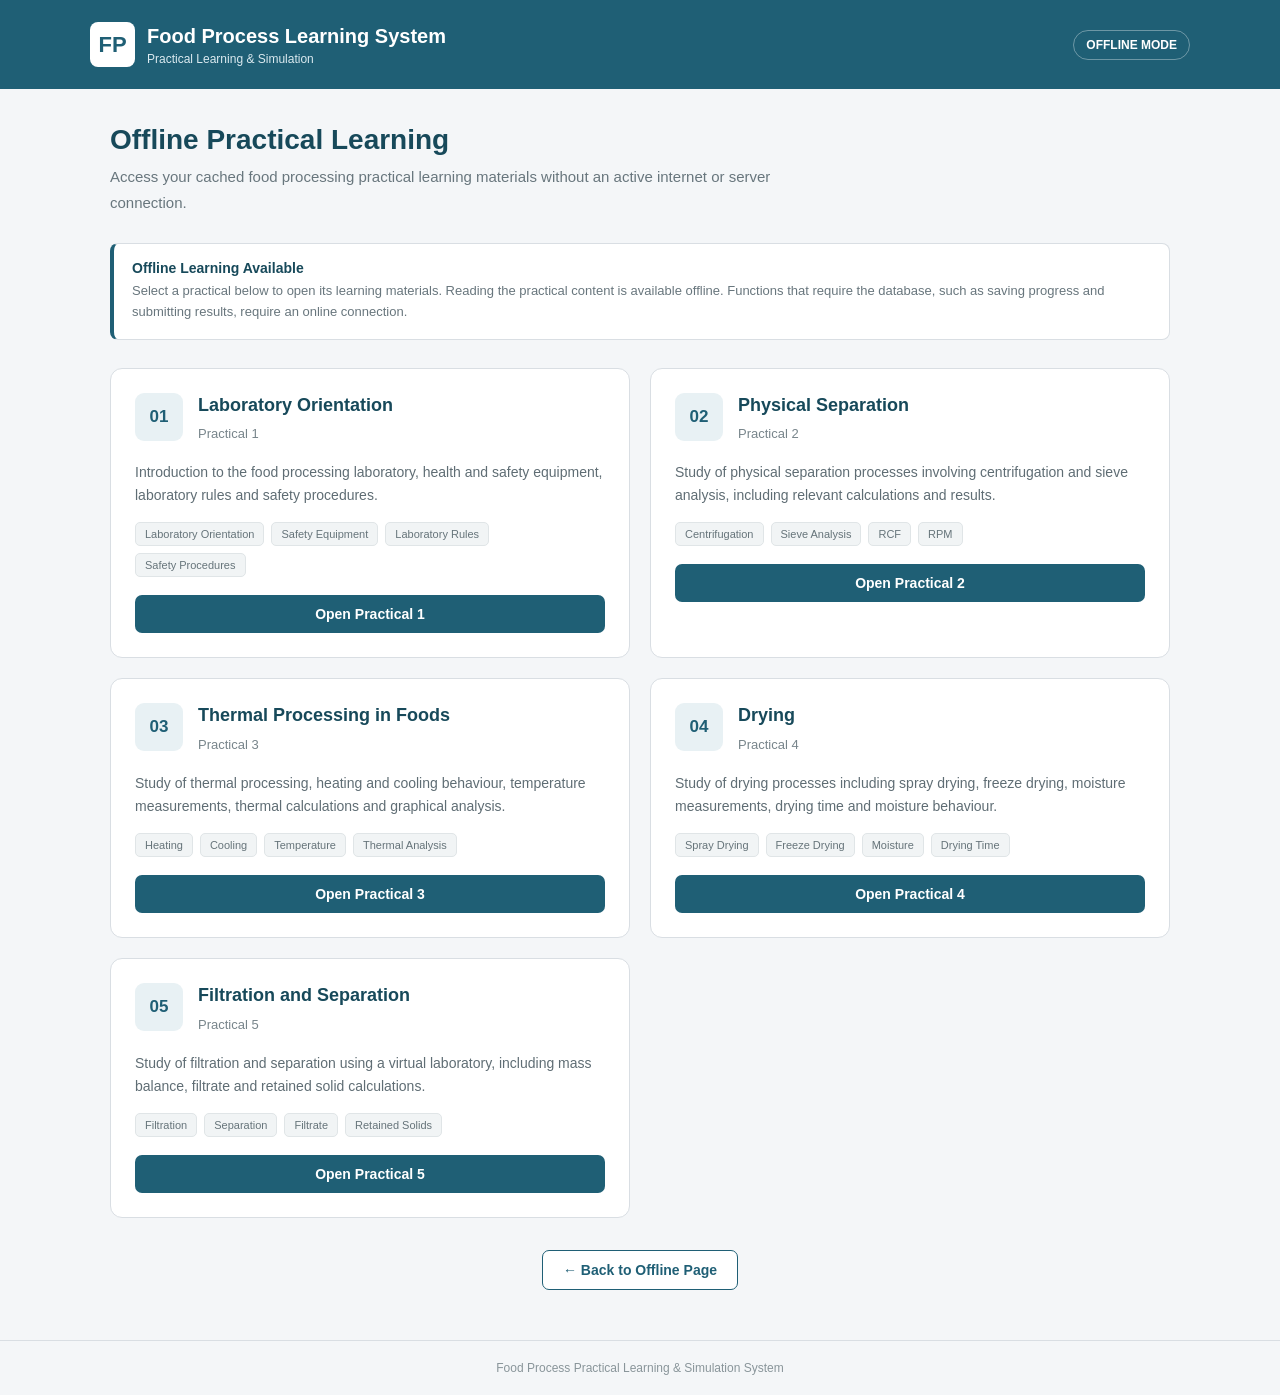
<file: offline-learning.html>
<!DOCTYPE html>
<html lang="en">
<head>
    <meta charset="UTF-8">

    <meta
        name="viewport"
        content="width=device-width, initial-scale=1.0"
    >

    <meta
        name="theme-color"
        content="#1f5f75"
    >

    <meta
        name="description"
        content="Offline practical learning materials for the Food Process Practical Learning and Simulation System."
    >

    <title>
        Offline Practical Learning
    </title>

    <style>
        * {
            box-sizing: border-box;
        }

        body {
            margin: 0;

            background: #f4f6f8;

            color: #24343b;

            font-family:
                Arial,
                Helvetica,
                sans-serif;
        }

        /* HEADER */

        .header {
            background: #1f5f75;
            color: #ffffff;

            padding: 22px 20px;
        }

        .header-container {
            max-width: 1100px;

            margin: 0 auto;

            display: flex;
            align-items: center;
            justify-content: space-between;

            gap: 20px;
        }

        .brand {
            display: flex;
            align-items: center;

            gap: 12px;
        }

        .brand-icon {
            width: 45px;
            height: 45px;

            display: flex;
            align-items: center;
            justify-content: center;

            background: #ffffff;
            color: #1f5f75;

            border-radius: 8px;

            font-size: 22px;
            font-weight: bold;
        }

        .brand-text h1 {
            margin: 0;

            font-size: 20px;
            line-height: 1.3;
        }

        .brand-text p {
            margin: 3px 0 0;

            color: #dbeaf0;

            font-size: 12px;
        }

        .offline-badge {
            padding: 7px 12px;

            border: 1px solid rgba(255,255,255,0.35);
            border-radius: 20px;

            color: #ffffff;

            font-size: 12px;
            font-weight: 600;

            white-space: nowrap;
        }

        /* MAIN */

        .container {
            max-width: 1100px;

            margin: 0 auto;

            padding: 35px 20px 50px;
        }

        .intro {
            margin-bottom: 28px;
        }

        .intro h2 {
            margin: 0 0 8px;

            color: #17495a;

            font-size: 28px;
        }

        .intro p {
            margin: 0;

            max-width: 720px;

            color: #68767d;

            font-size: 15px;
            line-height: 1.7;
        }

        /* NOTICE */

        .notice {
            margin-bottom: 28px;

            padding: 16px 18px;

            background: #ffffff;

            border: 1px solid #d9dee3;
            border-left: 4px solid #1f5f75;

            border-radius: 8px;
        }

        .notice strong {
            display: block;

            margin-bottom: 5px;

            color: #17495a;

            font-size: 14px;
        }

        .notice span {
            color: #68767d;

            font-size: 13px;
            line-height: 1.6;
        }

        /* PRACTICAL GRID */

        .practical-grid {
            display: grid;

            grid-template-columns:
                repeat(2, minmax(0, 1fr));

            gap: 20px;
        }

        .practical-card {
            background: #ffffff;

            border: 1px solid #d9dee3;

            border-radius: 12px;

            padding: 24px;

            transition:
                transform 0.2s ease,
                box-shadow 0.2s ease,
                border-color 0.2s ease;
        }

        .practical-card:hover {
            transform: translateY(-2px);

            border-color: #b8cbd2;

            box-shadow:
                0 7px 20px rgba(0,0,0,0.07);
        }

        .card-top {
            display: flex;
            align-items: flex-start;

            gap: 15px;
        }

        .practical-number {
            min-width: 48px;
            height: 48px;

            display: flex;
            align-items: center;
            justify-content: center;

            background: #e8f1f4;

            color: #1f5f75;

            border-radius: 9px;

            font-size: 17px;
            font-weight: 700;
        }

        .card-title {
            flex: 1;
        }

        .card-title h3 {
            margin: 0 0 6px;

            color: #17495a;

            font-size: 18px;
            line-height: 1.4;
        }

        .card-title p {
            margin: 0;

            color: #78858b;

            font-size: 13px;
            line-height: 1.5;
        }

        .card-description {
            margin-top: 18px;

            color: #5f6d74;

            font-size: 14px;

            line-height: 1.65;
        }

        .card-button {
            display: block;

            margin-top: 18px;

            width: 100%;

            padding: 11px 16px;

            border-radius: 7px;

            background: #1f5f75;

            color: #ffffff;

            text-align: center;
            text-decoration: none;

            font-size: 14px;
            font-weight: 600;

            transition:
                background 0.2s ease;
        }

        .card-button:hover {
            background: #17495a;
        }

        /* PRACTICAL DETAILS */

        .topics {
            margin-top: 15px;

            display: flex;
            flex-wrap: wrap;

            gap: 7px;
        }

        .topic {
            padding: 5px 9px;

            background: #f1f4f5;

            border: 1px solid #e0e5e7;

            border-radius: 5px;

            color: #66747a;

            font-size: 11px;
        }

        /* BACK BUTTON */

        .back-section {
            margin-top: 32px;

            text-align: center;
        }

        .back-button {
            display: inline-block;

            padding: 11px 20px;

            border: 1px solid #1f5f75;

            border-radius: 7px;

            background: #ffffff;

            color: #1f5f75;

            text-decoration: none;

            font-size: 14px;
            font-weight: 600;
        }

        .back-button:hover {
            background: #eef5f7;
        }

        /* FOOTER */

        footer {
            border-top: 1px solid #d9dee3;

            padding: 20px;

            text-align: center;

            color: #89959a;

            font-size: 12px;
        }

        /* MOBILE */

        @media (max-width: 760px) {

            .header-container {
                align-items: flex-start;

                flex-direction: column;
            }

            .offline-badge {
                align-self: flex-start;
            }

            .practical-grid {
                grid-template-columns: 1fr;
            }

            .intro h2 {
                font-size: 24px;
            }
        }

        @media (max-width: 480px) {

            .container {
                padding: 25px 15px 40px;
            }

            .header {
                padding: 18px 15px;
            }

            .brand-text h1 {
                font-size: 17px;
            }

            .practical-card {
                padding: 20px;
            }
        }
    </style>
</head>

<body>

    <!-- HEADER -->

    <header class="header">

        <div class="header-container">

            <div class="brand">

                <div class="brand-icon">
                    FP
                </div>

                <div class="brand-text">

                    <h1>
                        Food Process Learning System
                    </h1>

                    <p>
                        Practical Learning &amp; Simulation
                    </p>

                </div>

            </div>

            <div class="offline-badge">
                OFFLINE MODE
            </div>

        </div>

    </header>


    <!-- MAIN CONTENT -->

    <main class="container">

        <section class="intro">

            <h2>
                Offline Practical Learning
            </h2>

            <p>
                Access your cached food processing practical
                learning materials without an active internet
                or server connection.
            </p>

        </section>


        <!-- OFFLINE NOTICE -->

        <div class="notice">

            <strong>
                Offline Learning Available
            </strong>

            <span>
                Select a practical below to open its learning
                materials. Reading the practical content is
                available offline. Functions that require the
                database, such as saving progress and submitting
                results, require an online connection.
            </span>

        </div>


        <!-- PRACTICALS -->

        <section class="practical-grid">


            <!-- PRACTICAL 1 -->

            <article class="practical-card">

                <div class="card-top">

                    <div class="practical-number">
                        01
                    </div>

                    <div class="card-title">

                        <h3>
                            Laboratory Orientation
                        </h3>

                        <p>
                            Practical 1
                        </p>

                    </div>

                </div>

                <div class="card-description">

                    Introduction to the food processing
                    laboratory, health and safety equipment,
                    laboratory rules and safety procedures.

                </div>

                <div class="topics">

                    <span class="topic">
                        Laboratory Orientation
                    </span>

                    <span class="topic">
                        Safety Equipment
                    </span>

                    <span class="topic">
                        Laboratory Rules
                    </span>

                    <span class="topic">
                        Safety Procedures
                    </span>

                </div>

                <a
                    href="offline/practical1.html"
                    class="card-button"
                >
                    Open Practical 1
                </a>

            </article>


            <!-- PRACTICAL 2 -->

            <article class="practical-card">

                <div class="card-top">

                    <div class="practical-number">
                        02
                    </div>

                    <div class="card-title">

                        <h3>
                            Physical Separation
                        </h3>

                        <p>
                            Practical 2
                        </p>

                    </div>

                </div>

                <div class="card-description">

                    Study of physical separation processes
                    involving centrifugation and sieve analysis,
                    including relevant calculations and results.

                </div>

                <div class="topics">

                    <span class="topic">
                        Centrifugation
                    </span>

                    <span class="topic">
                        Sieve Analysis
                    </span>

                    <span class="topic">
                        RCF
                    </span>

                    <span class="topic">
                        RPM
                    </span>

                </div>

                <a
                    href="offline/practical2.html"
                    class="card-button"
                >
                    Open Practical 2
                </a>

            </article>


            <!-- PRACTICAL 3 -->

            <article class="practical-card">

                <div class="card-top">

                    <div class="practical-number">
                        03
                    </div>

                    <div class="card-title">

                        <h3>
                            Thermal Processing in Foods
                        </h3>

                        <p>
                            Practical 3
                        </p>

                    </div>

                </div>

                <div class="card-description">

                    Study of thermal processing, heating and
                    cooling behaviour, temperature measurements,
                    thermal calculations and graphical analysis.

                </div>

                <div class="topics">

                    <span class="topic">
                        Heating
                    </span>

                    <span class="topic">
                        Cooling
                    </span>

                    <span class="topic">
                        Temperature
                    </span>

                    <span class="topic">
                        Thermal Analysis
                    </span>

                </div>

                <a
                    href="offline/practical3.html"
                    class="card-button"
                >
                    Open Practical 3
                </a>

            </article>


            <!-- PRACTICAL 4 -->

            <article class="practical-card">

                <div class="card-top">

                    <div class="practical-number">
                        04
                    </div>

                    <div class="card-title">

                        <h3>
                            Drying
                        </h3>

                        <p>
                            Practical 4
                        </p>

                    </div>

                </div>

                <div class="card-description">

                    Study of drying processes including spray
                    drying, freeze drying, moisture measurements,
                    drying time and moisture behaviour.

                </div>

                <div class="topics">

                    <span class="topic">
                        Spray Drying
                    </span>

                    <span class="topic">
                        Freeze Drying
                    </span>

                    <span class="topic">
                        Moisture
                    </span>

                    <span class="topic">
                        Drying Time
                    </span>

                </div>

                <a
                    href="offline/practical4.html"
                    class="card-button"
                >
                    Open Practical 4
                </a>

            </article>


            <!-- PRACTICAL 5 -->

            <article class="practical-card">

                <div class="card-top">

                    <div class="practical-number">
                        05
                    </div>

                    <div class="card-title">

                        <h3>
                            Filtration and Separation
                        </h3>

                        <p>
                            Practical 5
                        </p>

                    </div>

                </div>

                <div class="card-description">

                    Study of filtration and separation using
                    a virtual laboratory, including mass balance,
                    filtrate and retained solid calculations.

                </div>

                <div class="topics">

                    <span class="topic">
                        Filtration
                    </span>

                    <span class="topic">
                        Separation
                    </span>

                    <span class="topic">
                        Filtrate
                    </span>

                    <span class="topic">
                        Retained Solids
                    </span>

                </div>

                <a
                    href="offline/practical5.html"
                    class="card-button"
                >
                    Open Practical 5
                </a>

            </article>


        </section>


        <!-- BACK -->

        <div class="back-section">

            <a
                href="offline.html"
                class="back-button"
            >
                ← Back to Offline Page
            </a>

        </div>

    </main>


    <!-- FOOTER -->

    <footer>

        Food Process Practical Learning &amp;
        Simulation System

    </footer>

</body>
</html>
</file>
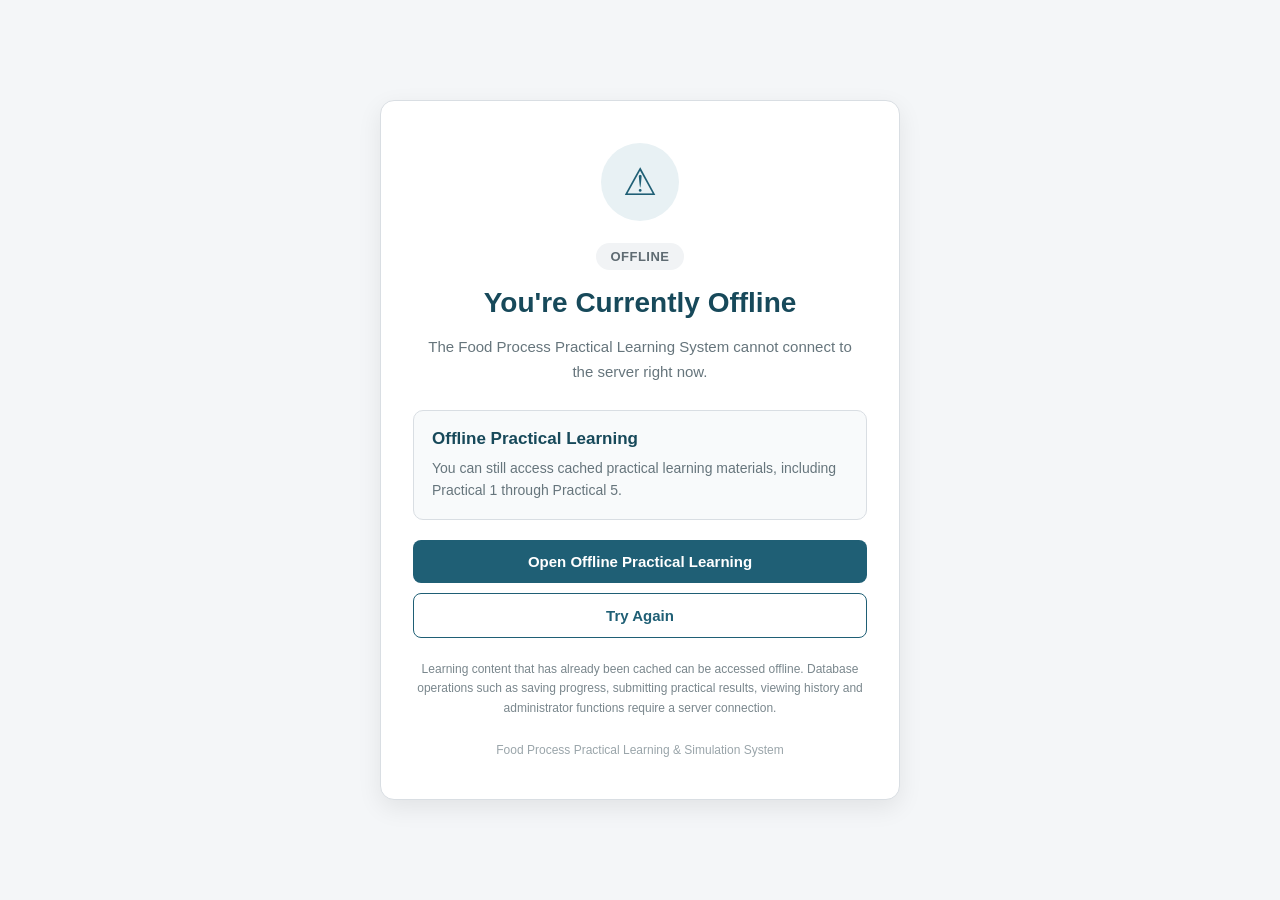
<file: offline.html>
<!DOCTYPE html>
<html lang="en">
<head>
    <meta charset="UTF-8">

    <meta
        name="viewport"
        content="width=device-width, initial-scale=1.0"
    >

    <meta
        name="theme-color"
        content="#1f5f75"
    >

    <title>
        Offline - Food Process System
    </title>

    <style>
        * {
            box-sizing: border-box;
        }

        body {
            margin: 0;
            min-height: 100vh;
            display: flex;
            align-items: center;
            justify-content: center;

            background: #f4f6f8;

            font-family:
                Arial,
                Helvetica,
                sans-serif;

            color: #24343b;
            padding: 20px;
        }

        .offline-card {
            width: 100%;
            max-width: 520px;

            background: #ffffff;

            border: 1px solid #d9dee3;
            border-radius: 14px;

            padding: 42px 32px;

            text-align: center;

            box-shadow:
                0 8px 25px rgba(0, 0, 0, 0.08);
        }

        .icon {
            width: 78px;
            height: 78px;

            margin: 0 auto 22px;

            display: flex;
            align-items: center;
            justify-content: center;

            border-radius: 50%;

            background: #e8f1f4;
            color: #1f5f75;

            font-size: 38px;
        }

        .status {
            display: inline-block;

            padding: 6px 14px;

            margin-bottom: 15px;

            border-radius: 20px;

            background: #f1f3f5;
            color: #5f6b72;

            font-size: 13px;
            font-weight: 700;

            letter-spacing: 0.5px;
        }

        h1 {
            margin: 0 0 12px;

            color: #17495a;

            font-size: 28px;
            line-height: 1.3;
        }

        .description {
            margin: 0 auto 25px;

            max-width: 430px;

            color: #66757c;

            font-size: 15px;
            line-height: 1.7;
        }

        .learning-box {
            margin-top: 25px;
            margin-bottom: 20px;

            padding: 18px;

            border: 1px solid #d9dee3;
            border-radius: 10px;

            background: #f8fafb;

            text-align: left;
        }

        .learning-box h3 {
            margin: 0 0 8px;

            color: #17495a;

            font-size: 17px;
        }

        .learning-box p {
            margin: 0;

            color: #66757c;

            font-size: 14px;
            line-height: 1.6;
        }

        .btn {
            display: inline-block;

            width: 100%;

            padding: 13px 20px;

            border: none;
            border-radius: 8px;

            background: #1f5f75;
            color: #ffffff;

            text-decoration: none;

            font-size: 15px;
            font-weight: 600;

            cursor: pointer;

            transition:
                background 0.2s ease,
                transform 0.2s ease;
        }

        .btn:hover {
            background: #17495a;
            transform: translateY(-1px);
        }

        .btn-secondary {
            margin-top: 10px;

            background: #ffffff;
            color: #1f5f75;

            border: 1px solid #1f5f75;
        }

        .btn-secondary:hover {
            background: #f1f6f8;
            color: #17495a;
        }

        .note {
            margin-top: 22px;

            color: #7a878d;

            font-size: 12px;
            line-height: 1.6;
        }

        .footer {
            margin-top: 25px;

            color: #9aa5aa;

            font-size: 12px;
        }

        @media (max-width: 576px) {

            .offline-card {
                padding: 32px 22px;
            }

            h1 {
                font-size: 24px;
            }

            .description {
                font-size: 14px;
            }
        }
    </style>
</head>

<body>

    <div class="offline-card">

        <div class="icon">
            ⚠
        </div>

        <div class="status">
            OFFLINE
        </div>

        <h1>
            You're Currently Offline
        </h1>

        <p class="description">
            The Food Process Practical Learning System
            cannot connect to the server right now.
        </p>

        <div class="learning-box">

            <h3>
                Offline Practical Learning
            </h3>

            <p>
                You can still access cached practical
                learning materials, including Practical 1
                through Practical 5.
            </p>

        </div>

        <!-- OFFLINE PRACTICAL LEARNING BUTTON -->

        <a
            href="offline-learning.html"
            class="btn"
        >
            Open Offline Practical Learning
        </a>

        <!-- TRY AGAIN BUTTON -->

        <button
            type="button"
            class="btn btn-secondary"
            onclick="window.location.reload();"
        >
            Try Again
        </button>

        <p class="note">
            Learning content that has already been cached
            can be accessed offline. Database operations
            such as saving progress, submitting practical
            results, viewing history and administrator
            functions require a server connection.
        </p>

        <div class="footer">
            Food Process Practical Learning &amp;
            Simulation System
        </div>

    </div>

</body>
</html>
</file>
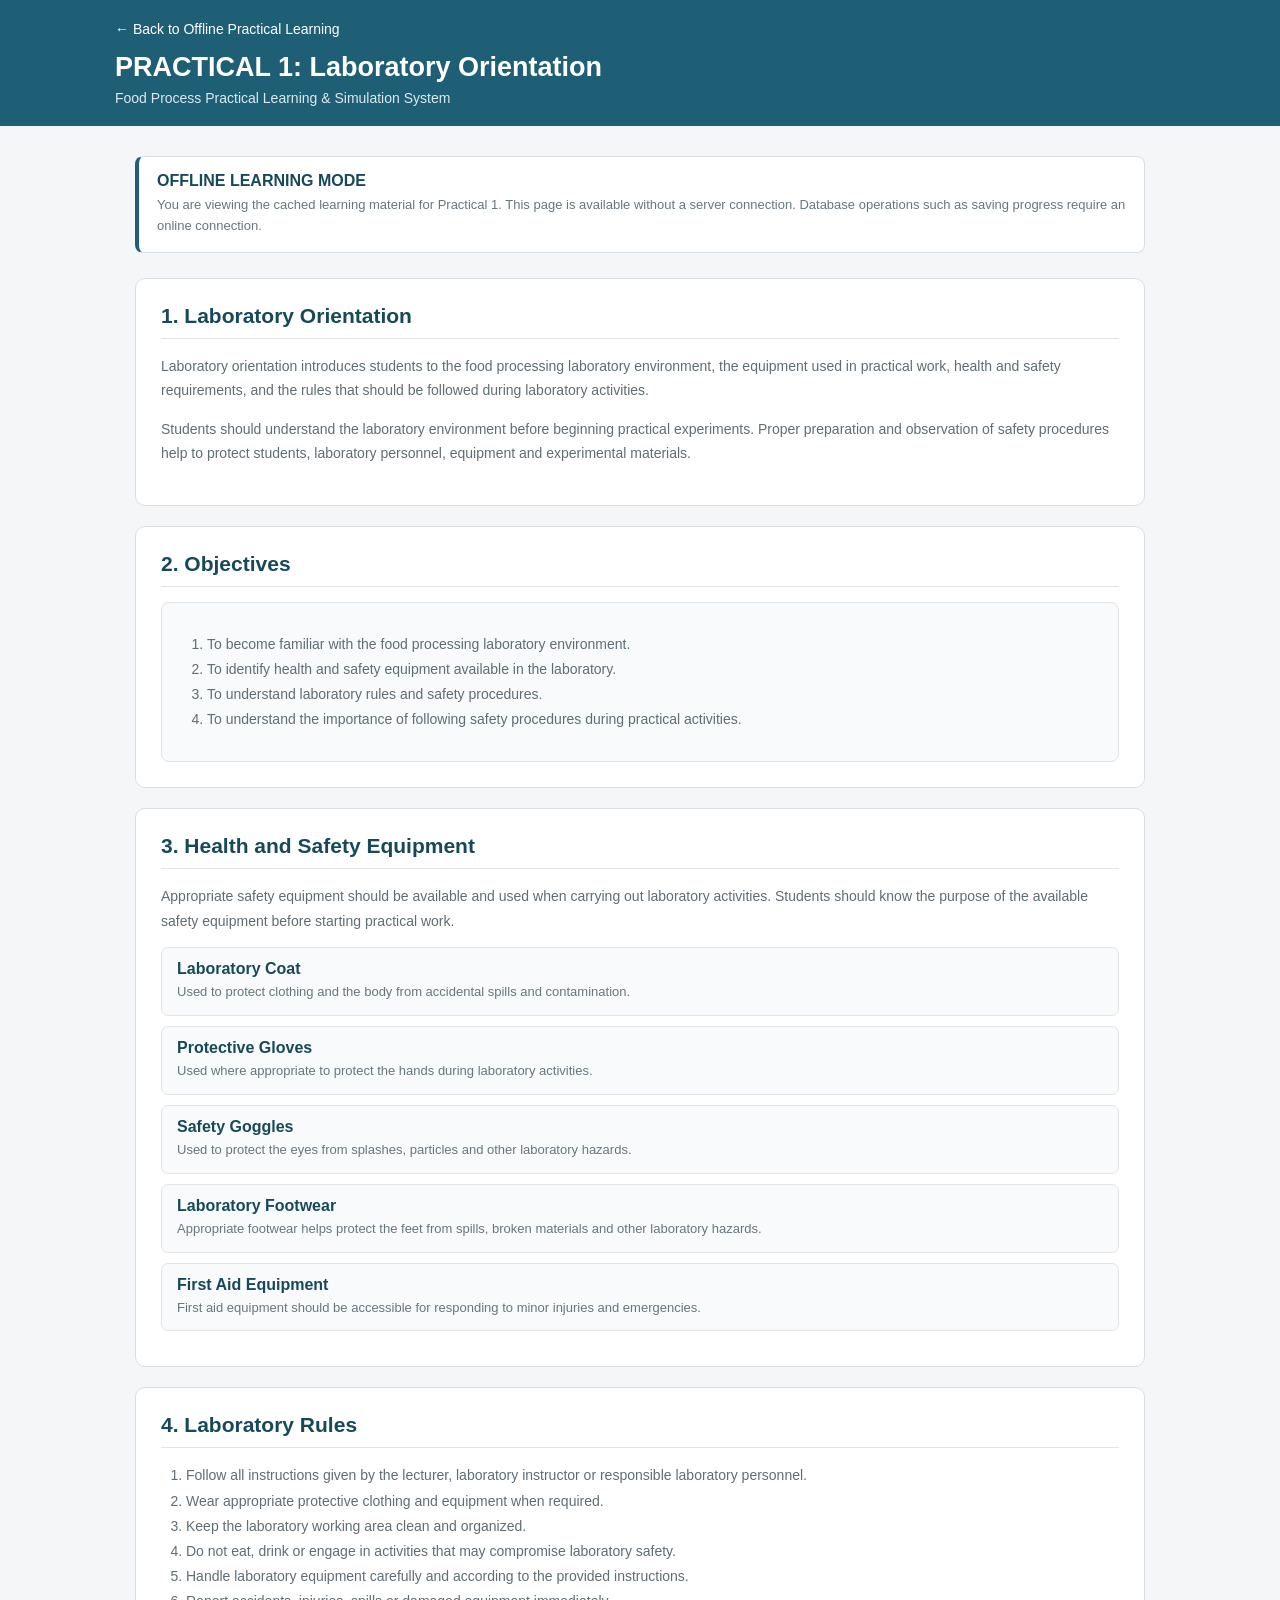
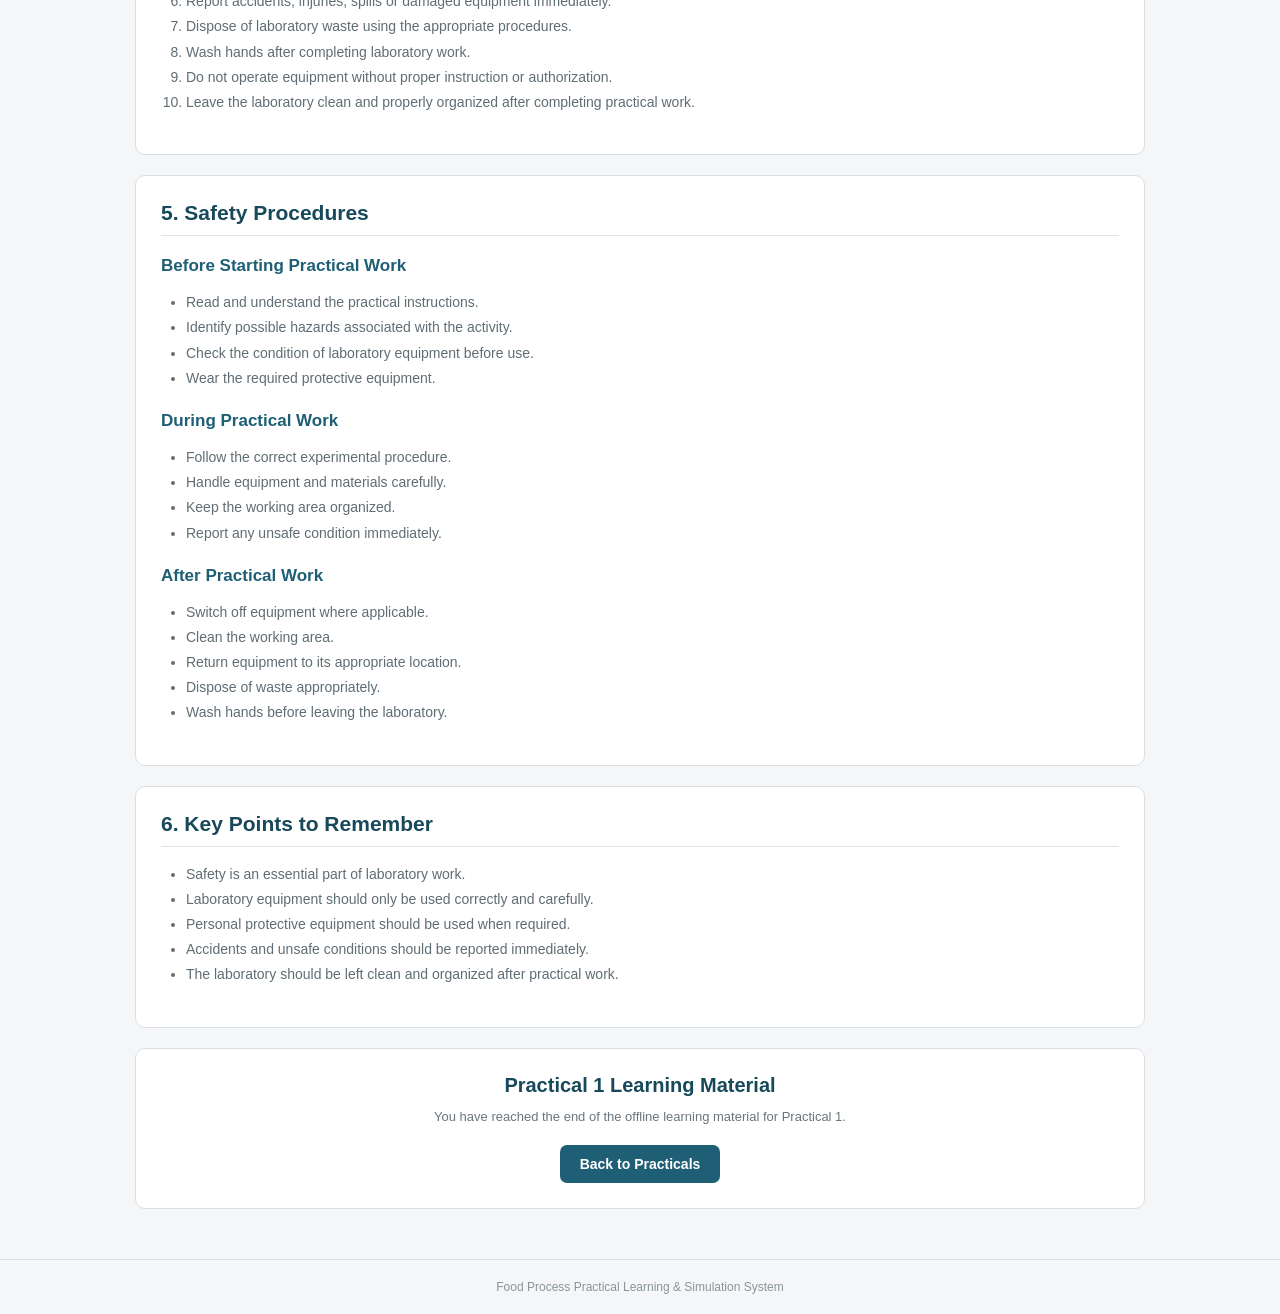
<file: offline/practical1.html>
<!DOCTYPE html>
<html lang="en">
<head>
    <meta charset="UTF-8">
    <meta name="viewport" content="width=device-width, initial-scale=1.0">
    <meta name="theme-color" content="#1f5f75">

    <title>Practical 1 - Laboratory Orientation</title>

    <style>
        * {
            box-sizing: border-box;
        }

        body {
            margin: 0;
            background: #f4f6f8;
            color: #24343b;
            font-family: Arial, Helvetica, sans-serif;
        }

        .header {
            background: #1f5f75;
            color: #ffffff;
            padding: 20px;
        }

        .header-container {
            max-width: 1050px;
            margin: auto;
        }

        .back {
            display: inline-block;
            margin-bottom: 15px;
            color: #ffffff;
            text-decoration: none;
            font-size: 14px;
        }

        .back:hover {
            text-decoration: underline;
        }

        .header h1 {
            margin: 0 0 7px;
            font-size: 27px;
        }

        .header p {
            margin: 0;
            color: #dbeaf0;
            font-size: 14px;
        }

        .container {
            max-width: 1050px;
            margin: auto;
            padding: 30px 20px 50px;
        }

        .offline-notice {
            background: #ffffff;
            border: 1px solid #d9dee3;
            border-left: 4px solid #1f5f75;
            border-radius: 8px;
            padding: 15px 18px;
            margin-bottom: 25px;
        }

        .offline-notice strong {
            color: #17495a;
        }

        .offline-notice p {
            margin: 5px 0 0;
            color: #68767d;
            font-size: 13px;
            line-height: 1.6;
        }

        .section {
            background: #ffffff;
            border: 1px solid #d9dee3;
            border-radius: 10px;
            padding: 25px;
            margin-bottom: 20px;
        }

        .section h2 {
            margin: 0 0 15px;
            color: #17495a;
            font-size: 21px;
            border-bottom: 1px solid #e1e5e7;
            padding-bottom: 10px;
        }

        .section h3 {
            color: #1f5f75;
            font-size: 17px;
            margin: 20px 0 10px;
        }

        .section p {
            color: #5f6d74;
            font-size: 14px;
            line-height: 1.75;
        }

        .section ul,
        .section ol {
            color: #5f6d74;
            font-size: 14px;
            line-height: 1.8;
            padding-left: 25px;
        }

        .objectives {
            background: #f8fafb;
            border: 1px solid #dfe5e8;
            border-radius: 8px;
            padding: 15px 20px;
        }

        .safety-item {
            padding: 12px 15px;
            margin-bottom: 10px;
            background: #f8fafb;
            border: 1px solid #e1e5e7;
            border-radius: 7px;
        }

        .safety-item strong {
            display: block;
            color: #17495a;
            margin-bottom: 4px;
        }

        .safety-item span {
            color: #68767d;
            font-size: 13px;
            line-height: 1.6;
        }

        .completion {
            text-align: center;
            background: #ffffff;
            border: 1px solid #d9dee3;
            border-radius: 10px;
            padding: 25px;
        }

        .completion h2 {
            margin: 0 0 10px;
            color: #17495a;
            font-size: 20px;
        }

        .completion p {
            margin: 0;
            color: #68767d;
            font-size: 13px;
            line-height: 1.6;
        }

        .btn {
            display: inline-block;
            margin-top: 18px;
            padding: 11px 20px;
            background: #1f5f75;
            color: #ffffff;
            text-decoration: none;
            border-radius: 7px;
            font-size: 14px;
            font-weight: 600;
        }

        .btn:hover {
            background: #17495a;
        }

        footer {
            border-top: 1px solid #d9dee3;
            padding: 20px;
            text-align: center;
            color: #89959a;
            font-size: 12px;
        }

        @media (max-width: 600px) {
            .container {
                padding: 20px 15px 40px;
            }

            .section {
                padding: 20px;
            }

            .header h1 {
                font-size: 23px;
            }
        }
    </style>
</head>

<body>

<header class="header">
    <div class="header-container">

        <a href="../offline-learning.html" class="back">
            ← Back to Offline Practical Learning
        </a>

        <h1>
            PRACTICAL 1: Laboratory Orientation
        </h1>

        <p>
            Food Process Practical Learning &amp; Simulation System
        </p>

    </div>
</header>

<main class="container">

    <div class="offline-notice">
        <strong>OFFLINE LEARNING MODE</strong>

        <p>
            You are viewing the cached learning material for
            Practical 1. This page is available without a
            server connection. Database operations such as
            saving progress require an online connection.
        </p>
    </div>


    <!-- INTRODUCTION -->

    <section class="section">

        <h2>
            1. Laboratory Orientation
        </h2>

        <p>
            Laboratory orientation introduces students to the
            food processing laboratory environment, the equipment
            used in practical work, health and safety requirements,
            and the rules that should be followed during laboratory
            activities.
        </p>

        <p>
            Students should understand the laboratory environment
            before beginning practical experiments. Proper
            preparation and observation of safety procedures help
            to protect students, laboratory personnel, equipment
            and experimental materials.
        </p>

    </section>


    <!-- OBJECTIVES -->

    <section class="section">

        <h2>
            2. Objectives
        </h2>

        <div class="objectives">

            <ol>
                <li>
                    To become familiar with the food processing
                    laboratory environment.
                </li>

                <li>
                    To identify health and safety equipment
                    available in the laboratory.
                </li>

                <li>
                    To understand laboratory rules and safety
                    procedures.
                </li>

                <li>
                    To understand the importance of following
                    safety procedures during practical activities.
                </li>
            </ol>

        </div>

    </section>


    <!-- HEALTH AND SAFETY EQUIPMENT -->

    <section class="section">

        <h2>
            3. Health and Safety Equipment
        </h2>

        <p>
            Appropriate safety equipment should be available
            and used when carrying out laboratory activities.
            Students should know the purpose of the available
            safety equipment before starting practical work.
        </p>


        <div class="safety-item">

            <strong>
                Laboratory Coat
            </strong>

            <span>
                Used to protect clothing and the body from
                accidental spills and contamination.
            </span>

        </div>


        <div class="safety-item">

            <strong>
                Protective Gloves
            </strong>

            <span>
                Used where appropriate to protect the hands
                during laboratory activities.
            </span>

        </div>


        <div class="safety-item">

            <strong>
                Safety Goggles
            </strong>

            <span>
                Used to protect the eyes from splashes,
                particles and other laboratory hazards.
            </span>

        </div>


        <div class="safety-item">

            <strong>
                Laboratory Footwear
            </strong>

            <span>
                Appropriate footwear helps protect the feet
                from spills, broken materials and other
                laboratory hazards.
            </span>

        </div>


        <div class="safety-item">

            <strong>
                First Aid Equipment
            </strong>

            <span>
                First aid equipment should be accessible
                for responding to minor injuries and
                emergencies.
            </span>

        </div>

    </section>


    <!-- LABORATORY RULES -->

    <section class="section">

        <h2>
            4. Laboratory Rules
        </h2>

        <ol>

            <li>
                Follow all instructions given by the lecturer,
                laboratory instructor or responsible laboratory
                personnel.
            </li>

            <li>
                Wear appropriate protective clothing and
                equipment when required.
            </li>

            <li>
                Keep the laboratory working area clean and
                organized.
            </li>

            <li>
                Do not eat, drink or engage in activities that
                may compromise laboratory safety.
            </li>

            <li>
                Handle laboratory equipment carefully and
                according to the provided instructions.
            </li>

            <li>
                Report accidents, injuries, spills or damaged
                equipment immediately.
            </li>

            <li>
                Dispose of laboratory waste using the
                appropriate procedures.
            </li>

            <li>
                Wash hands after completing laboratory work.
            </li>

            <li>
                Do not operate equipment without proper
                instruction or authorization.
            </li>

            <li>
                Leave the laboratory clean and properly
                organized after completing practical work.
            </li>

        </ol>

    </section>


    <!-- SAFETY PROCEDURES -->

    <section class="section">

        <h2>
            5. Safety Procedures
        </h2>

        <h3>
            Before Starting Practical Work
        </h3>

        <ul>

            <li>
                Read and understand the practical instructions.
            </li>

            <li>
                Identify possible hazards associated with
                the activity.
            </li>

            <li>
                Check the condition of laboratory equipment
                before use.
            </li>

            <li>
                Wear the required protective equipment.
            </li>

        </ul>


        <h3>
            During Practical Work
        </h3>

        <ul>

            <li>
                Follow the correct experimental procedure.
            </li>

            <li>
                Handle equipment and materials carefully.
            </li>

            <li>
                Keep the working area organized.
            </li>

            <li>
                Report any unsafe condition immediately.
            </li>

        </ul>


        <h3>
            After Practical Work
        </h3>

        <ul>

            <li>
                Switch off equipment where applicable.
            </li>

            <li>
                Clean the working area.
            </li>

            <li>
                Return equipment to its appropriate location.
            </li>

            <li>
                Dispose of waste appropriately.
            </li>

            <li>
                Wash hands before leaving the laboratory.
            </li>

        </ul>

    </section>


    <!-- KEY POINTS -->

    <section class="section">

        <h2>
            6. Key Points to Remember
        </h2>

        <ul>

            <li>
                Safety is an essential part of laboratory work.
            </li>

            <li>
                Laboratory equipment should only be used
                correctly and carefully.
            </li>

            <li>
                Personal protective equipment should be used
                when required.
            </li>

            <li>
                Accidents and unsafe conditions should be
                reported immediately.
            </li>

            <li>
                The laboratory should be left clean and
                organized after practical work.
            </li>

        </ul>

    </section>


    <!-- OFFLINE COMPLETION -->

    <section class="completion">

        <h2>
            Practical 1 Learning Material
        </h2>

        <p>
            You have reached the end of the offline learning
            material for Practical 1.
        </p>

        <a
            href="../offline-learning.html"
            class="btn"
        >
            Back to Practicals
        </a>

    </section>

</main>


<footer>
    Food Process Practical Learning &amp; Simulation System
</footer>

</body>
</html>
</file>
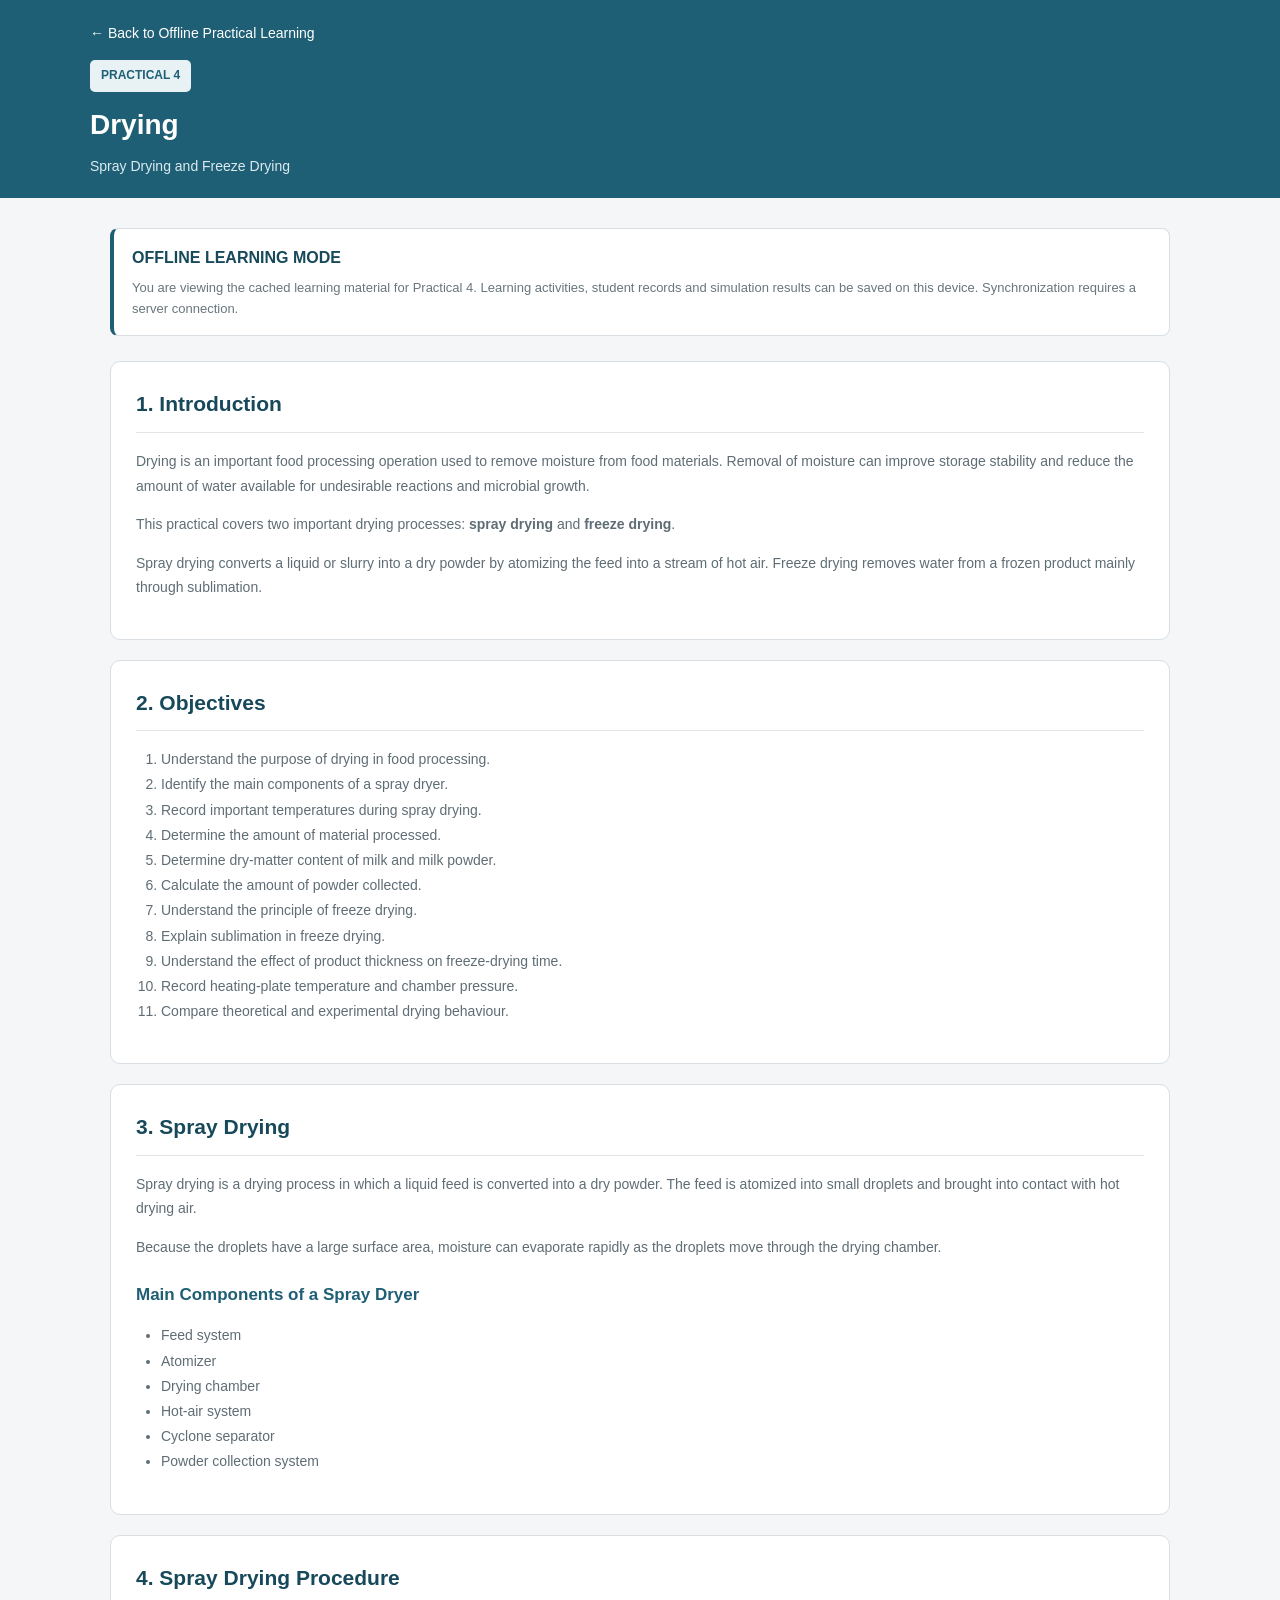
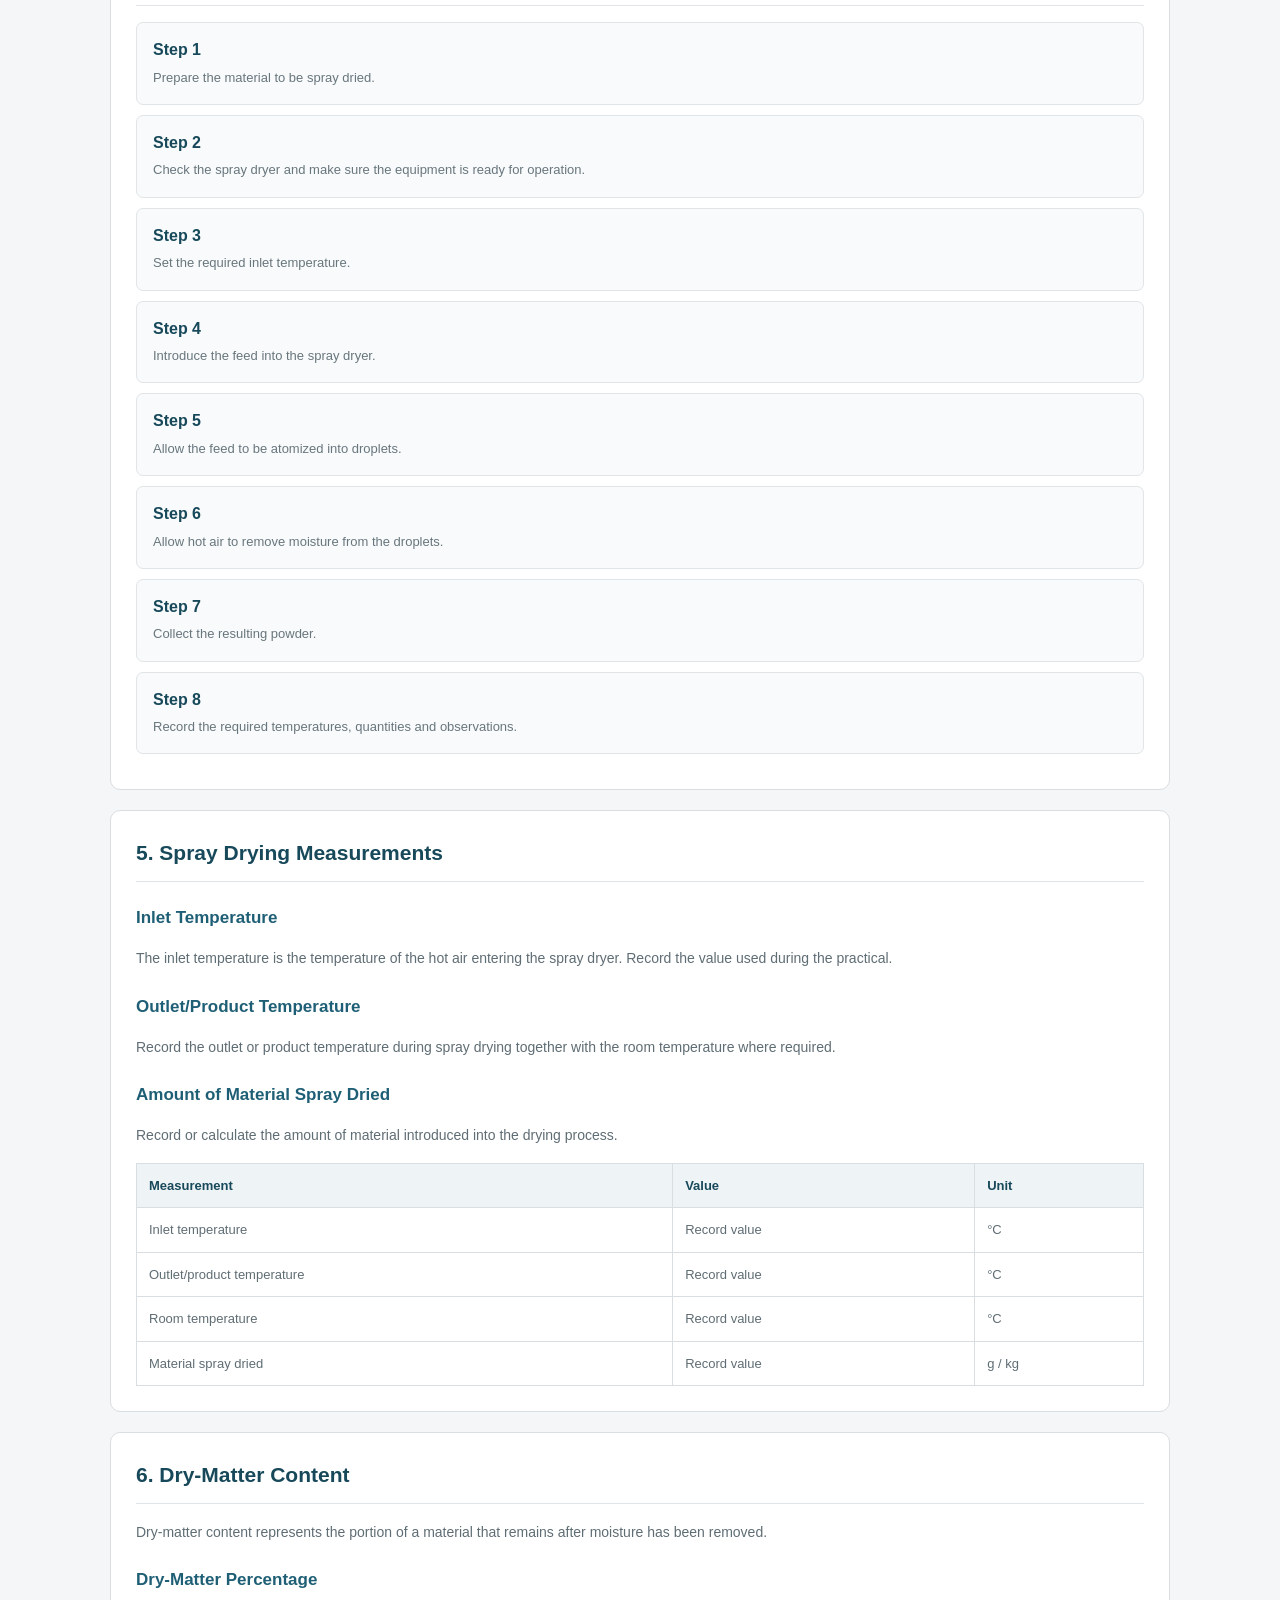
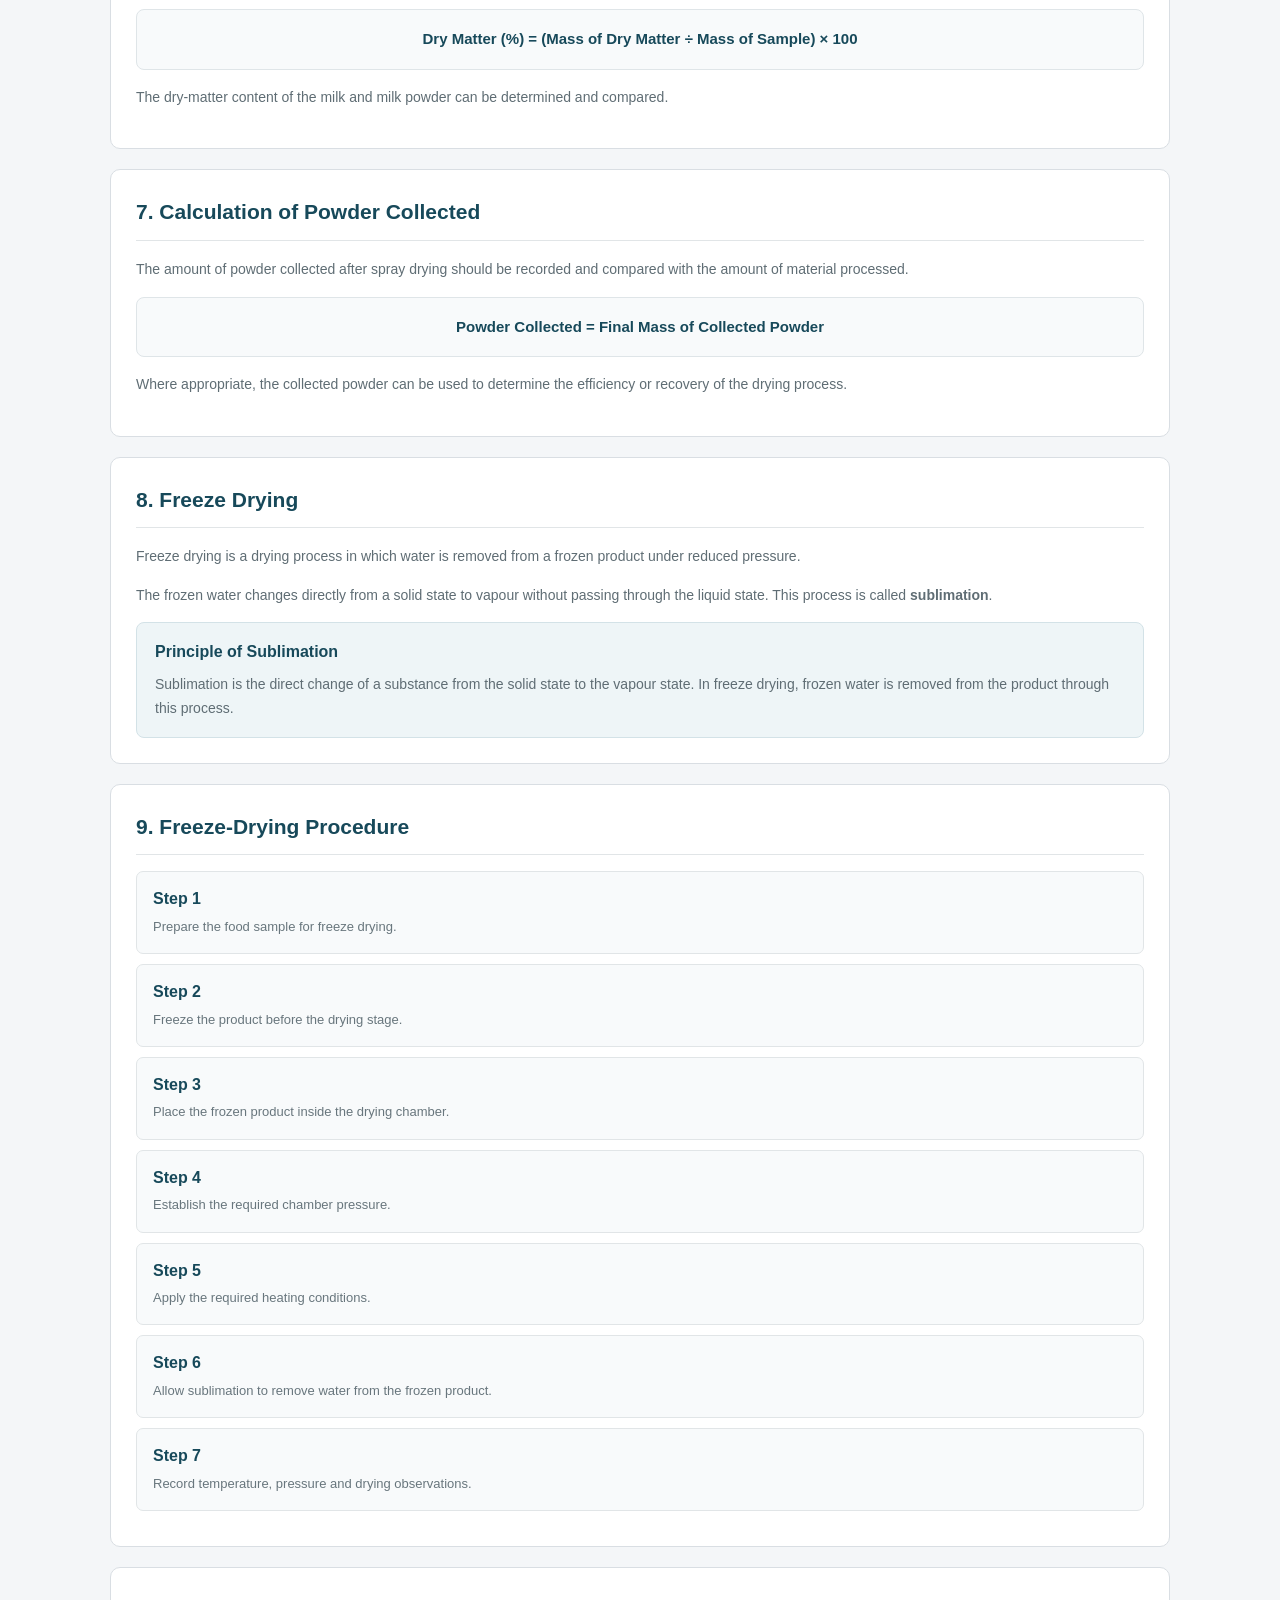
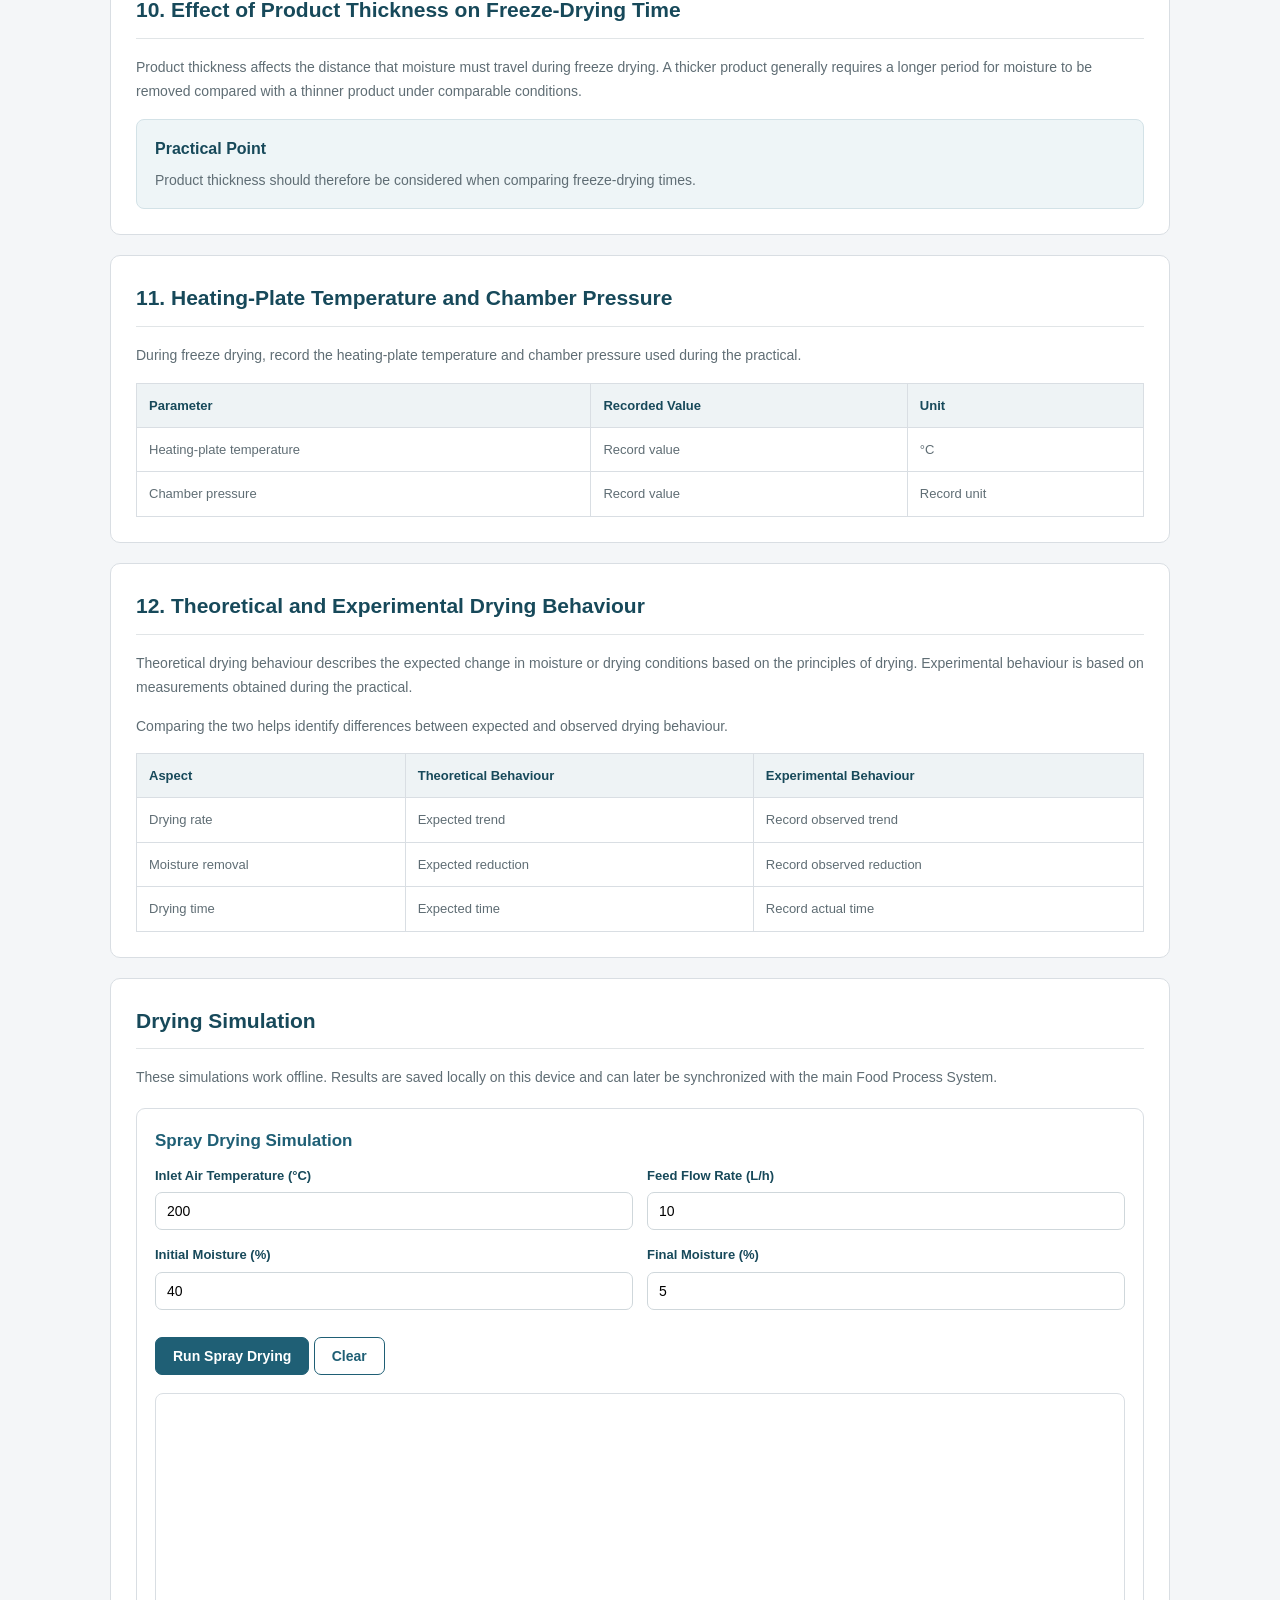
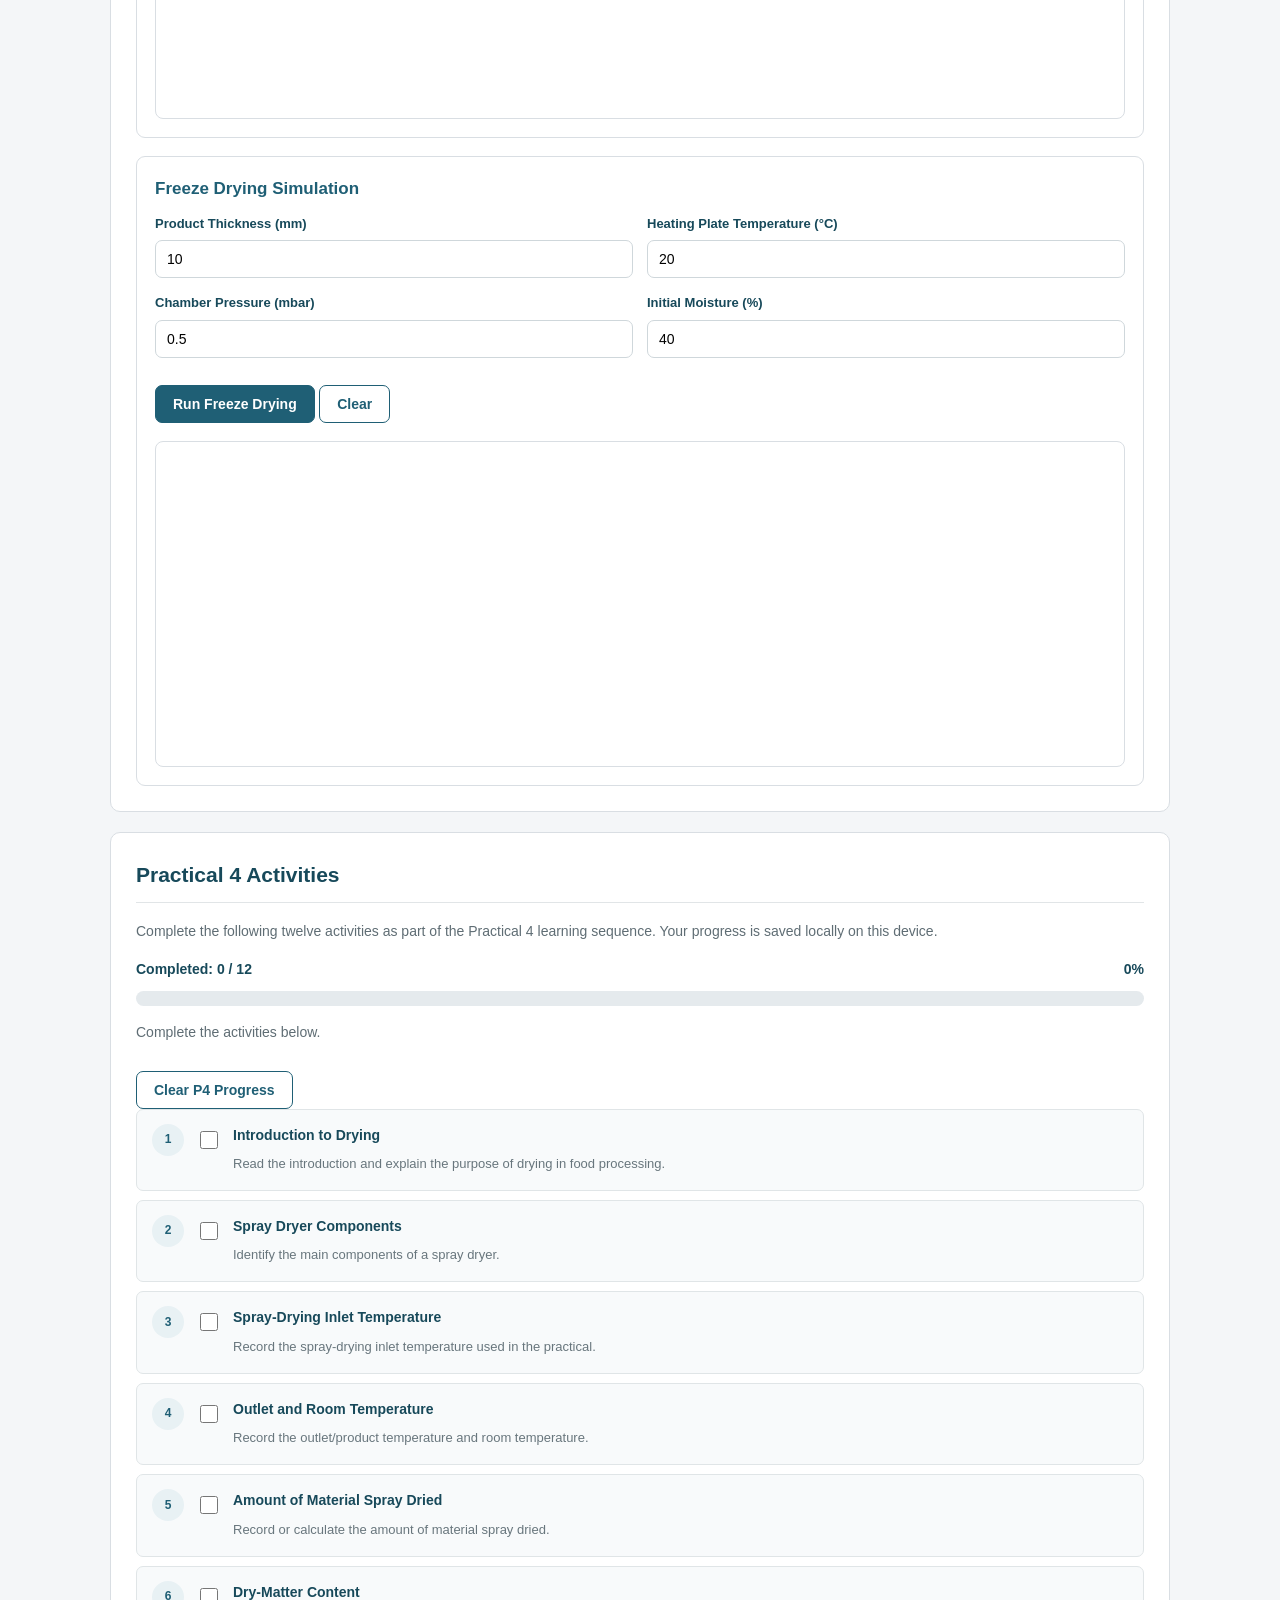
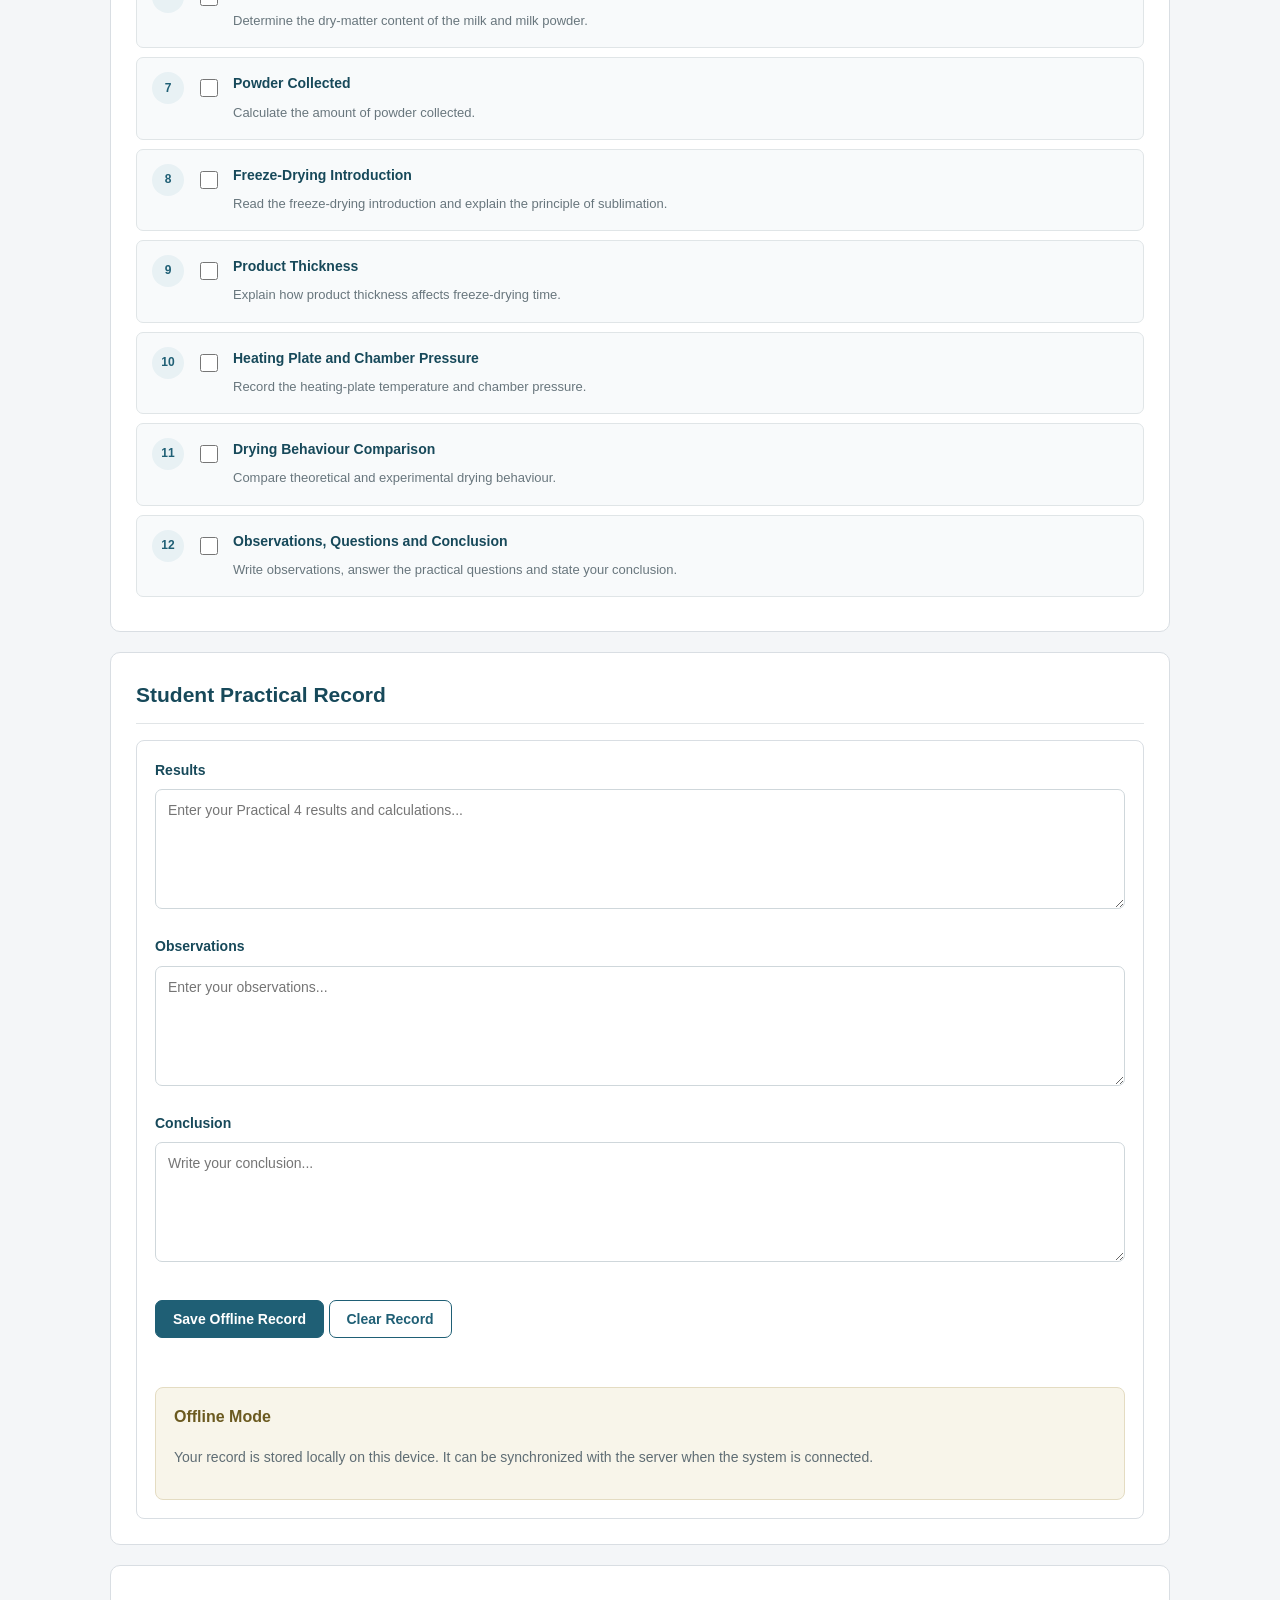
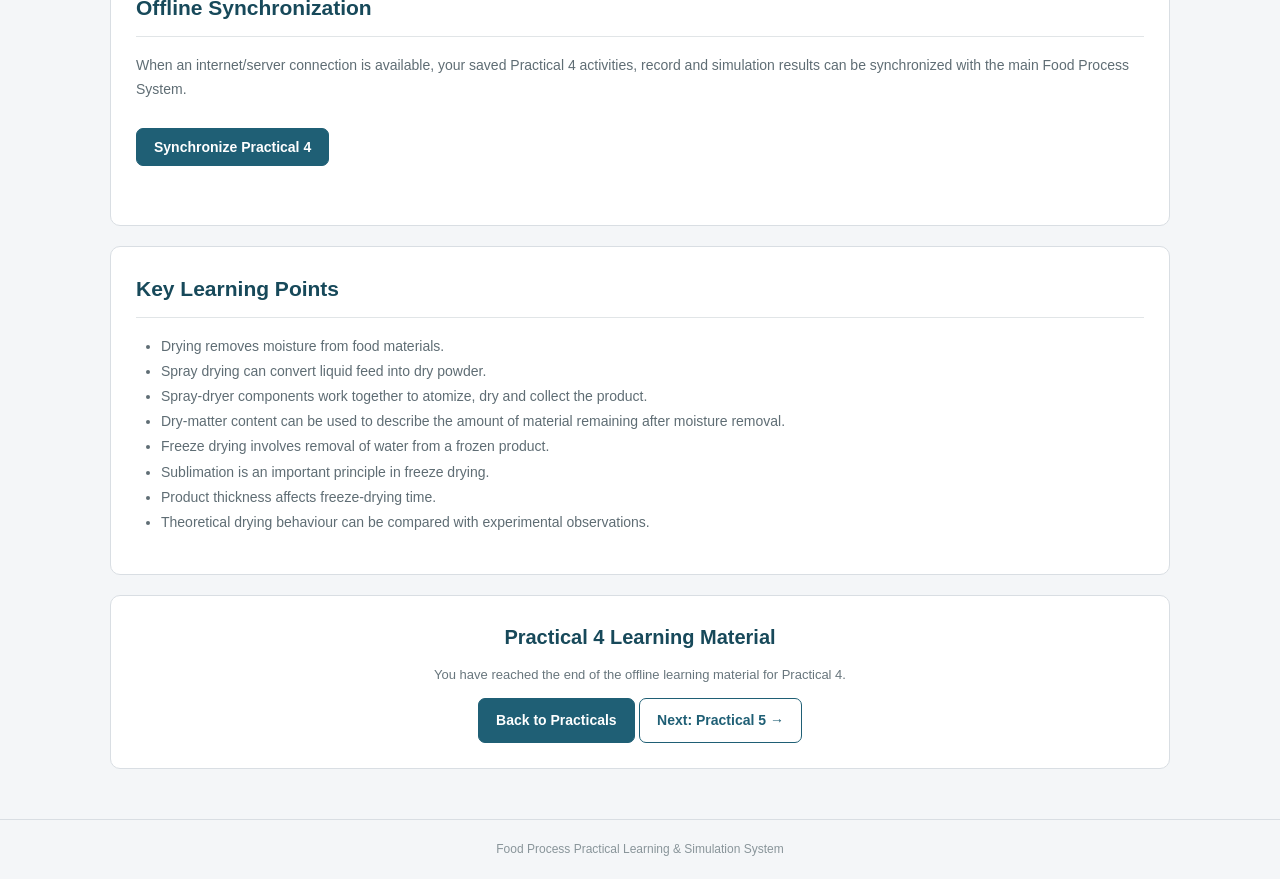
<file: offline/practical4.html>
<!DOCTYPE html>
<html lang="en">
<head>
    <meta charset="UTF-8">
    <meta name="viewport" content="width=device-width, initial-scale=1.0">
    <meta name="theme-color" content="#1f5f75">

    <title>Practical 4 - Drying</title>

    <style>
        * {
            box-sizing: border-box;
        }

        body {
            margin: 0;
            background: #f4f6f8;
            color: #243746;
            font-family: Arial, Helvetica, sans-serif;
            line-height: 1.65;
        }

        .header {
            background: #1f5f75;
            color: #ffffff;
            padding: 20px;
        }

        .header-container {
            max-width: 1100px;
            margin: auto;
        }

        .back {
            display: inline-block;
            margin-bottom: 15px;
            color: #ffffff;
            text-decoration: none;
            font-size: 14px;
        }

        .back:hover {
            text-decoration: underline;
        }

        .badge {
            display: inline-block;
            padding: 6px 11px;
            margin-bottom: 10px;
            background: #e8f1f4;
            color: #1f5f75;
            border-radius: 5px;
            font-size: 12px;
            font-weight: 700;
        }

        .header h1 {
            margin: 0 0 7px;
            font-size: 28px;
        }

        .header p {
            margin: 0;
            color: #dbeaf0;
            font-size: 14px;
        }

        .container {
            max-width: 1100px;
            margin: auto;
            padding: 30px 20px 50px;
        }

        .offline-notice {
            background: #ffffff;
            border: 1px solid #d9dee3;
            border-left: 4px solid #1f5f75;
            border-radius: 8px;
            padding: 16px 18px;
            margin-bottom: 25px;
        }

        .offline-notice strong {
            color: #17495a;
        }

        .offline-notice p {
            margin: 5px 0 0;
            color: #68767d;
            font-size: 13px;
        }

        .section {
            background: #ffffff;
            border: 1px solid #d9dee3;
            border-radius: 10px;
            padding: 25px;
            margin-bottom: 20px;
        }

        .section h2 {
            margin: 0 0 16px;
            padding-bottom: 10px;
            border-bottom: 1px solid #e1e5e7;
            color: #17495a;
            font-size: 21px;
        }

        .section h3 {
            margin: 22px 0 10px;
            color: #1f5f75;
            font-size: 17px;
        }

        .section h4 {
            margin: 20px 0 9px;
            color: #17495a;
            font-size: 15px;
        }

        .section p {
            color: #5f6d74;
            font-size: 14px;
            line-height: 1.75;
        }

        .section ul,
        .section ol {
            color: #5f6d74;
            font-size: 14px;
            line-height: 1.8;
            padding-left: 25px;
        }

        .info-box {
            padding: 16px 18px;
            background: #eef5f7;
            border: 1px solid #d3e2e7;
            border-radius: 8px;
            margin-top: 15px;
        }

        .info-box strong {
            color: #17495a;
        }

        .info-box p {
            margin: 6px 0 0;
        }

        .warning-box {
            padding: 16px 18px;
            background: #f8f5ea;
            border: 1px solid #e4dcc2;
            border-radius: 8px;
            margin-top: 15px;
        }

        .warning-box strong {
            color: #6b5a20;
        }

        .step {
            padding: 14px 16px;
            margin-bottom: 10px;
            background: #f8fafb;
            border: 1px solid #e1e5e7;
            border-radius: 7px;
        }

        .step strong {
            color: #17495a;
        }

        .step span {
            color: #68767d;
            font-size: 13px;
        }

        .formula {
            padding: 17px;
            margin: 15px 0;
            background: #f8fafb;
            border: 1px solid #dfe5e8;
            border-radius: 8px;
            color: #17495a;
            text-align: center;
            font-size: 15px;
            font-weight: 600;
        }

        .table-wrapper {
            overflow-x: auto;
            margin-top: 15px;
        }

        table {
            width: 100%;
            min-width: 650px;
            border-collapse: collapse;
        }

        th,
        td {
            padding: 11px 12px;
            border: 1px solid #d9dee3;
            font-size: 13px;
            text-align: left;
        }

        th {
            background: #eef3f5;
            color: #17495a;
        }

        td {
            color: #5f6d74;
            background: #ffffff;
        }

        .activity {
            display: flex;
            align-items: flex-start;
            gap: 12px;
            padding: 14px 15px;
            margin-bottom: 9px;
            background: #f8fafb;
            border: 1px solid #e0e5e7;
            border-radius: 7px;
        }

        .activity-number {
            min-width: 32px;
            height: 32px;
            display: flex;
            align-items: center;
            justify-content: center;
            background: #e8f1f4;
            color: #1f5f75;
            border-radius: 50%;
            font-size: 12px;
            font-weight: 700;
        }

        .activity-content {
            flex: 1;
        }

        .activity-content strong {
            display: block;
            color: #17495a;
            font-size: 14px;
            margin-bottom: 3px;
        }

        .activity-content span {
            color: #68767d;
            font-size: 13px;
        }

        .offline-activity-checkbox {
            width: 18px;
            height: 18px;
            margin-top: 7px;
            accent-color: #1f5f75;
            cursor: pointer;
        }

        .activity.completed {
            border-color: #1f5f75;
            background: #eef5f7;
        }

        .activity.completed .activity-number {
            background: #1f5f75;
            color: #ffffff;
        }

        .simulation-box {
            padding: 20px;
            background: #f8fafb;
            border: 1px solid #d9dee3;
            border-radius: 9px;
        }

        .simulation-panel {
            background: #ffffff;
            border: 1px solid #d9dee3;
            border-radius: 9px;
            padding: 18px;
            margin-top: 18px;
        }

        .simulation-panel h3 {
            margin-top: 0;
        }

        .input-grid {
            display: grid;
            grid-template-columns: repeat(2, minmax(0, 1fr));
            gap: 14px;
        }

        .input-group label {
            display: block;
            margin-bottom: 6px;
            color: #17495a;
            font-weight: 600;
            font-size: 13px;
        }

        .input-group input {
            width: 100%;
            padding: 10px 11px;
            border: 1px solid #cfd7db;
            border-radius: 7px;
            font-size: 14px;
        }

        .input-group input:focus {
            outline: none;
            border-color: #1f5f75;
        }

        .simulation-buttons {
            margin-top: 15px;
        }

        .simulation-result {
            margin-top: 18px;
            padding: 15px;
            background: #eef5f7;
            border: 1px solid #d3e2e7;
            border-radius: 8px;
            display: none;
        }

        .simulation-result.error {
            background: #fbefef;
            border-color: #e4bcbc;
            color: #8a3030;
        }

        .chart-box {
            margin-top: 18px;
            background: #ffffff;
            border: 1px solid #d9dee3;
            border-radius: 8px;
            padding: 12px;
            overflow-x: auto;
        }

        canvas {
            width: 100%;
            height: 300px;
            display: block;
        }

        .record-box {
            padding: 18px;
            background: #ffffff;
            border: 1px solid #d9dee3;
            border-radius: 8px;
        }

        .record-field {
            margin-bottom: 18px;
        }

        .record-field label {
            display: block;
            margin-bottom: 7px;
            color: #17495a;
            font-weight: 600;
            font-size: 14px;
        }

        textarea {
            width: 100%;
            min-height: 120px;
            padding: 12px;
            border: 1px solid #cfd7db;
            border-radius: 7px;
            resize: vertical;
            font-family: Arial, Helvetica, sans-serif;
            font-size: 14px;
        }

        textarea:focus {
            outline: none;
            border-color: #1f5f75;
        }

        .progress-container {
            height: 15px;
            background: #e5eaed;
            border-radius: 20px;
            overflow: hidden;
            margin-top: 10px;
        }

        .progress-bar {
            height: 100%;
            width: 0%;
            background: #1f5f75;
            transition: width .25s ease;
        }

        .progress-info {
            display: flex;
            justify-content: space-between;
            gap: 15px;
            flex-wrap: wrap;
            color: #17495a;
            font-size: 14px;
        }

        .status {
            min-height: 24px;
            margin-top: 10px;
            color: #68767d;
            font-size: 13px;
        }

        .completion {
            text-align: center;
            background: #ffffff;
            border: 1px solid #d9dee3;
            border-radius: 10px;
            padding: 25px;
        }

        .completion h2 {
            margin: 0 0 10px;
            color: #17495a;
            font-size: 20px;
        }

        .completion p {
            margin: 0;
            color: #68767d;
            font-size: 13px;
        }

        .btn {
            display: inline-block;
            margin-top: 12px;
            padding: 10px 17px;
            background: #1f5f75;
            color: #ffffff;
            text-decoration: none;
            border: 1px solid #1f5f75;
            border-radius: 7px;
            font-size: 14px;
            font-weight: 600;
            cursor: pointer;
        }

        .btn:hover {
            background: #17495a;
            border-color: #17495a;
        }

        .btn-secondary {
            background: #ffffff;
            color: #1f5f75;
            border: 1px solid #1f5f75;
        }

        .btn-secondary:hover {
            background: #eef5f7;
        }

        .metric-grid {
            display: grid;
            grid-template-columns: repeat(3, minmax(0, 1fr));
            gap: 10px;
            margin-top: 12px;
        }

        .metric {
            background: #ffffff;
            border: 1px solid #d9dee3;
            border-radius: 7px;
            padding: 12px;
        }

        .metric small {
            display: block;
            color: #68767d;
            font-size: 12px;
        }

        .metric strong {
            display: block;
            color: #17495a;
            font-size: 18px;
            margin-top: 3px;
        }

        footer {
            border-top: 1px solid #d9dee3;
            padding: 20px;
            text-align: center;
            color: #89959a;
            font-size: 12px;
        }

        @media (max-width: 700px) {
            .container {
                padding: 20px 15px 40px;
            }

            .section {
                padding: 20px;
            }

            .header h1 {
                font-size: 23px;
            }

            .section h2 {
                font-size: 19px;
            }

            .input-grid,
            .metric-grid {
                grid-template-columns: 1fr;
            }
        }
    </style>
</head>

<body>

<header class="header">
    <div class="header-container">

        <a href="../offline-learning.html" class="back">
            ← Back to Offline Practical Learning
        </a>

        <div>
            <span class="badge">PRACTICAL 4</span>
        </div>

        <h1>Drying</h1>

        <p>Spray Drying and Freeze Drying</p>

    </div>
</header>

<main class="container">

    <div class="offline-notice">
        <strong>OFFLINE LEARNING MODE</strong>

        <p>
            You are viewing the cached learning material for
            Practical 4. Learning activities, student records and
            simulation results can be saved on this device.
            Synchronization requires a server connection.
        </p>
    </div>

    <section class="section">
        <h2>1. Introduction</h2>

        <p>
            Drying is an important food processing operation used
            to remove moisture from food materials. Removal of
            moisture can improve storage stability and reduce the
            amount of water available for undesirable reactions
            and microbial growth.
        </p>

        <p>
            This practical covers two important drying processes:
            <strong>spray drying</strong> and
            <strong>freeze drying</strong>.
        </p>

        <p>
            Spray drying converts a liquid or slurry into a dry
            powder by atomizing the feed into a stream of hot air.
            Freeze drying removes water from a frozen product
            mainly through sublimation.
        </p>
    </section>

    <section class="section">
        <h2>2. Objectives</h2>

        <ol>
            <li>Understand the purpose of drying in food processing.</li>
            <li>Identify the main components of a spray dryer.</li>
            <li>Record important temperatures during spray drying.</li>
            <li>Determine the amount of material processed.</li>
            <li>Determine dry-matter content of milk and milk powder.</li>
            <li>Calculate the amount of powder collected.</li>
            <li>Understand the principle of freeze drying.</li>
            <li>Explain sublimation in freeze drying.</li>
            <li>Understand the effect of product thickness on freeze-drying time.</li>
            <li>Record heating-plate temperature and chamber pressure.</li>
            <li>Compare theoretical and experimental drying behaviour.</li>
        </ol>
    </section>

    <section class="section">
        <h2>3. Spray Drying</h2>

        <p>
            Spray drying is a drying process in which a liquid
            feed is converted into a dry powder. The feed is
            atomized into small droplets and brought into contact
            with hot drying air.
        </p>

        <p>
            Because the droplets have a large surface area,
            moisture can evaporate rapidly as the droplets move
            through the drying chamber.
        </p>

        <h3>Main Components of a Spray Dryer</h3>

        <ul>
            <li>Feed system</li>
            <li>Atomizer</li>
            <li>Drying chamber</li>
            <li>Hot-air system</li>
            <li>Cyclone separator</li>
            <li>Powder collection system</li>
        </ul>
    </section>

    <section class="section">
        <h2>4. Spray Drying Procedure</h2>

        <div class="step">
            <strong>Step 1</strong><br>
            <span>Prepare the material to be spray dried.</span>
        </div>

        <div class="step">
            <strong>Step 2</strong><br>
            <span>Check the spray dryer and make sure the equipment is ready for operation.</span>
        </div>

        <div class="step">
            <strong>Step 3</strong><br>
            <span>Set the required inlet temperature.</span>
        </div>

        <div class="step">
            <strong>Step 4</strong><br>
            <span>Introduce the feed into the spray dryer.</span>
        </div>

        <div class="step">
            <strong>Step 5</strong><br>
            <span>Allow the feed to be atomized into droplets.</span>
        </div>

        <div class="step">
            <strong>Step 6</strong><br>
            <span>Allow hot air to remove moisture from the droplets.</span>
        </div>

        <div class="step">
            <strong>Step 7</strong><br>
            <span>Collect the resulting powder.</span>
        </div>

        <div class="step">
            <strong>Step 8</strong><br>
            <span>Record the required temperatures, quantities and observations.</span>
        </div>
    </section>

    <section class="section">
        <h2>5. Spray Drying Measurements</h2>

        <h3>Inlet Temperature</h3>

        <p>
            The inlet temperature is the temperature of the hot
            air entering the spray dryer. Record the value used
            during the practical.
        </p>

        <h3>Outlet/Product Temperature</h3>

        <p>
            Record the outlet or product temperature during
            spray drying together with the room temperature
            where required.
        </p>

        <h3>Amount of Material Spray Dried</h3>

        <p>
            Record or calculate the amount of material introduced
            into the drying process.
        </p>

        <div class="table-wrapper">
            <table>
                <thead>
                    <tr>
                        <th>Measurement</th>
                        <th>Value</th>
                        <th>Unit</th>
                    </tr>
                </thead>

                <tbody>
                    <tr>
                        <td>Inlet temperature</td>
                        <td>Record value</td>
                        <td>°C</td>
                    </tr>

                    <tr>
                        <td>Outlet/product temperature</td>
                        <td>Record value</td>
                        <td>°C</td>
                    </tr>

                    <tr>
                        <td>Room temperature</td>
                        <td>Record value</td>
                        <td>°C</td>
                    </tr>

                    <tr>
                        <td>Material spray dried</td>
                        <td>Record value</td>
                        <td>g / kg</td>
                    </tr>
                </tbody>
            </table>
        </div>
    </section>

    <section class="section">
        <h2>6. Dry-Matter Content</h2>

        <p>
            Dry-matter content represents the portion of a
            material that remains after moisture has been
            removed.
        </p>

        <h3>Dry-Matter Percentage</h3>

        <div class="formula">
            Dry Matter (%) =
            (Mass of Dry Matter ÷ Mass of Sample) × 100
        </div>

        <p>
            The dry-matter content of the milk and milk powder
            can be determined and compared.
        </p>
    </section>

    <section class="section">
        <h2>7. Calculation of Powder Collected</h2>

        <p>
            The amount of powder collected after spray drying
            should be recorded and compared with the amount of
            material processed.
        </p>

        <div class="formula">
            Powder Collected =
            Final Mass of Collected Powder
        </div>

        <p>
            Where appropriate, the collected powder can be used
            to determine the efficiency or recovery of the drying
            process.
        </p>
    </section>

    <section class="section">
        <h2>8. Freeze Drying</h2>

        <p>
            Freeze drying is a drying process in which water is
            removed from a frozen product under reduced pressure.
        </p>

        <p>
            The frozen water changes directly from a solid state
            to vapour without passing through the liquid state.
            This process is called <strong>sublimation</strong>.
        </p>

        <div class="info-box">
            <strong>Principle of Sublimation</strong>

            <p>
                Sublimation is the direct change of a substance
                from the solid state to the vapour state.
                In freeze drying, frozen water is removed from
                the product through this process.
            </p>
        </div>
    </section>

    <section class="section">
        <h2>9. Freeze-Drying Procedure</h2>

        <div class="step">
            <strong>Step 1</strong><br>
            <span>Prepare the food sample for freeze drying.</span>
        </div>

        <div class="step">
            <strong>Step 2</strong><br>
            <span>Freeze the product before the drying stage.</span>
        </div>

        <div class="step">
            <strong>Step 3</strong><br>
            <span>Place the frozen product inside the drying chamber.</span>
        </div>

        <div class="step">
            <strong>Step 4</strong><br>
            <span>Establish the required chamber pressure.</span>
        </div>

        <div class="step">
            <strong>Step 5</strong><br>
            <span>Apply the required heating conditions.</span>
        </div>

        <div class="step">
            <strong>Step 6</strong><br>
            <span>Allow sublimation to remove water from the frozen product.</span>
        </div>

        <div class="step">
            <strong>Step 7</strong><br>
            <span>Record temperature, pressure and drying observations.</span>
        </div>
    </section>

    <section class="section">
        <h2>10. Effect of Product Thickness on Freeze-Drying Time</h2>

        <p>
            Product thickness affects the distance that moisture
            must travel during freeze drying. A thicker product
            generally requires a longer period for moisture to
            be removed compared with a thinner product under
            comparable conditions.
        </p>

        <div class="info-box">
            <strong>Practical Point</strong>

            <p>
                Product thickness should therefore be considered
                when comparing freeze-drying times.
            </p>
        </div>
    </section>

    <section class="section">
        <h2>11. Heating-Plate Temperature and Chamber Pressure</h2>

        <p>
            During freeze drying, record the heating-plate
            temperature and chamber pressure used during the
            practical.
        </p>

        <div class="table-wrapper">
            <table>
                <thead>
                    <tr>
                        <th>Parameter</th>
                        <th>Recorded Value</th>
                        <th>Unit</th>
                    </tr>
                </thead>

                <tbody>
                    <tr>
                        <td>Heating-plate temperature</td>
                        <td>Record value</td>
                        <td>°C</td>
                    </tr>

                    <tr>
                        <td>Chamber pressure</td>
                        <td>Record value</td>
                        <td>Record unit</td>
                    </tr>
                </tbody>
            </table>
        </div>
    </section>

    <section class="section">
        <h2>12. Theoretical and Experimental Drying Behaviour</h2>

        <p>
            Theoretical drying behaviour describes the expected
            change in moisture or drying conditions based on the
            principles of drying. Experimental behaviour is based
            on measurements obtained during the practical.
        </p>

        <p>
            Comparing the two helps identify differences between
            expected and observed drying behaviour.
        </p>

        <div class="table-wrapper">
            <table>
                <thead>
                    <tr>
                        <th>Aspect</th>
                        <th>Theoretical Behaviour</th>
                        <th>Experimental Behaviour</th>
                    </tr>
                </thead>

                <tbody>
                    <tr>
                        <td>Drying rate</td>
                        <td>Expected trend</td>
                        <td>Record observed trend</td>
                    </tr>

                    <tr>
                        <td>Moisture removal</td>
                        <td>Expected reduction</td>
                        <td>Record observed reduction</td>
                    </tr>

                    <tr>
                        <td>Drying time</td>
                        <td>Expected time</td>
                        <td>Record actual time</td>
                    </tr>
                </tbody>
            </table>
        </div>
    </section>

    <!-- OFFLINE DRYING SIMULATION -->

    <section class="section">

        <h2>Drying Simulation</h2>

        <p>
            These simulations work offline. Results are saved
            locally on this device and can later be synchronized
            with the main Food Process System.
        </p>

        <!-- SPRAY DRYING -->

        <div class="simulation-panel">

            <h3>Spray Drying Simulation</h3>

            <div class="input-grid">

                <div class="input-group">
                    <label for="offlineSprayInletTemp">
                        Inlet Air Temperature (°C)
                    </label>

                    <input
                        type="number"
                        id="offlineSprayInletTemp"
                        value="200"
                        min="100"
                        max="300"
                        step="0.1"
                    >
                </div>

                <div class="input-group">
                    <label for="offlineSprayFeedFlow">
                        Feed Flow Rate (L/h)
                    </label>

                    <input
                        type="number"
                        id="offlineSprayFeedFlow"
                        value="10"
                        min="0.1"
                        step="0.1"
                    >
                </div>

                <div class="input-group">
                    <label for="offlineSprayInitialMoisture">
                        Initial Moisture (%)
                    </label>

                    <input
                        type="number"
                        id="offlineSprayInitialMoisture"
                        value="40"
                        min="1"
                        max="99"
                        step="0.1"
                    >
                </div>

                <div class="input-group">
                    <label for="offlineSprayFinalMoisture">
                        Final Moisture (%)
                    </label>

                    <input
                        type="number"
                        id="offlineSprayFinalMoisture"
                        value="5"
                        min="0.1"
                        max="98"
                        step="0.1"
                    >
                </div>

            </div>

            <div class="simulation-buttons">

                <button
                    type="button"
                    id="runOfflineSpray"
                    class="btn"
                >
                    Run Spray Drying
                </button>

                <button
                    type="button"
                    id="clearOfflineSpray"
                    class="btn btn-secondary"
                >
                    Clear
                </button>

            </div>

            <div
                id="offlineSprayResults"
                class="simulation-result"
            ></div>

            <div class="chart-box">
                <canvas id="offlineSprayChart"></canvas>
            </div>

        </div>

        <!-- FREEZE DRYING -->

        <div class="simulation-panel">

            <h3>Freeze Drying Simulation</h3>

            <div class="input-grid">

                <div class="input-group">
                    <label for="offlineFreezeThickness">
                        Product Thickness (mm)
                    </label>

                    <input
                        type="number"
                        id="offlineFreezeThickness"
                        value="10"
                        min="0.1"
                        step="0.1"
                    >
                </div>

                <div class="input-group">
                    <label for="offlineFreezePlateTemp">
                        Heating Plate Temperature (°C)
                    </label>

                    <input
                        type="number"
                        id="offlineFreezePlateTemp"
                        value="20"
                        min="20"
                        max="40"
                        step="0.1"
                    >
                </div>

                <div class="input-group">
                    <label for="offlineFreezePressure">
                        Chamber Pressure (mbar)
                    </label>

                    <input
                        type="number"
                        id="offlineFreezePressure"
                        value="0.5"
                        min="0.01"
                        max="10"
                        step="0.01"
                    >
                </div>

                <div class="input-group">
                    <label for="offlineFreezeMoisture">
                        Initial Moisture (%)
                    </label>

                    <input
                        type="number"
                        id="offlineFreezeMoisture"
                        value="40"
                        min="6"
                        max="99"
                        step="0.1"
                    >
                </div>

            </div>

            <div class="simulation-buttons">

                <button
                    type="button"
                    id="runOfflineFreeze"
                    class="btn"
                >
                    Run Freeze Drying
                </button>

                <button
                    type="button"
                    id="clearOfflineFreeze"
                    class="btn btn-secondary"
                >
                    Clear
                </button>

            </div>

            <div
                id="offlineFreezeResults"
                class="simulation-result"
            ></div>

            <div class="chart-box">
                <canvas id="offlineFreezeChart"></canvas>
            </div>

        </div>

    </section>

    <!-- ACTIVITY PROGRESS -->

    <section class="section">

        <h2>Practical 4 Activities</h2>

        <p>
            Complete the following twelve activities as part of
            the Practical 4 learning sequence. Your progress is
            saved locally on this device.
        </p>

        <div class="progress-info">
            <strong>
                Completed:
                <span id="offlineCompletedText">0</span> / 12
            </strong>

            <strong id="offlineProgressText">
                0%
            </strong>
        </div>

        <div class="progress-container">
            <div
                id="offlineActivityProgress"
                class="progress-bar"
            ></div>
        </div>

        <p id="offlineCompletionMessage">
            Complete the activities below.
        </p>

        <button
            type="button"
            id="clearOfflineProgress"
            class="btn btn-secondary"
        >
            Clear P4 Progress
        </button>

        <div
            class="activity"
            id="activityBox1"
        >
            <div class="activity-number">1</div>

            <input
                type="checkbox"
                class="offline-activity-checkbox"
                data-activity="1"
                id="offlineActivity1"
            >

            <div class="activity-content">
                <strong>Introduction to Drying</strong>

                <span>
                    Read the introduction and explain the purpose
                    of drying in food processing.
                </span>
            </div>
        </div>

        <div
            class="activity"
            id="activityBox2"
        >
            <div class="activity-number">2</div>

            <input
                type="checkbox"
                class="offline-activity-checkbox"
                data-activity="2"
                id="offlineActivity2"
            >

            <div class="activity-content">
                <strong>Spray Dryer Components</strong>

                <span>
                    Identify the main components of a spray dryer.
                </span>
            </div>
        </div>

        <div
            class="activity"
            id="activityBox3"
        >
            <div class="activity-number">3</div>

            <input
                type="checkbox"
                class="offline-activity-checkbox"
                data-activity="3"
                id="offlineActivity3"
            >

            <div class="activity-content">
                <strong>Spray-Drying Inlet Temperature</strong>

                <span>
                    Record the spray-drying inlet temperature
                    used in the practical.
                </span>
            </div>
        </div>

        <div
            class="activity"
            id="activityBox4"
        >
            <div class="activity-number">4</div>

            <input
                type="checkbox"
                class="offline-activity-checkbox"
                data-activity="4"
                id="offlineActivity4"
            >

            <div class="activity-content">
                <strong>Outlet and Room Temperature</strong>

                <span>
                    Record the outlet/product temperature and
                    room temperature.
                </span>
            </div>
        </div>

        <div
            class="activity"
            id="activityBox5"
        >
            <div class="activity-number">5</div>

            <input
                type="checkbox"
                class="offline-activity-checkbox"
                data-activity="5"
                id="offlineActivity5"
            >

            <div class="activity-content">
                <strong>Amount of Material Spray Dried</strong>

                <span>
                    Record or calculate the amount of material
                    spray dried.
                </span>
            </div>
        </div>

        <div
            class="activity"
            id="activityBox6"
        >
            <div class="activity-number">6</div>

            <input
                type="checkbox"
                class="offline-activity-checkbox"
                data-activity="6"
                id="offlineActivity6"
            >

            <div class="activity-content">
                <strong>Dry-Matter Content</strong>

                <span>
                    Determine the dry-matter content of the milk
                    and milk powder.
                </span>
            </div>
        </div>

        <div
            class="activity"
            id="activityBox7"
        >
            <div class="activity-number">7</div>

            <input
                type="checkbox"
                class="offline-activity-checkbox"
                data-activity="7"
                id="offlineActivity7"
            >

            <div class="activity-content">
                <strong>Powder Collected</strong>

                <span>
                    Calculate the amount of powder collected.
                </span>
            </div>
        </div>

        <div
            class="activity"
            id="activityBox8"
        >
            <div class="activity-number">8</div>

            <input
                type="checkbox"
                class="offline-activity-checkbox"
                data-activity="8"
                id="offlineActivity8"
            >

            <div class="activity-content">
                <strong>Freeze-Drying Introduction</strong>

                <span>
                    Read the freeze-drying introduction and
                    explain the principle of sublimation.
                </span>
            </div>
        </div>

        <div
            class="activity"
            id="activityBox9"
        >
            <div class="activity-number">9</div>

            <input
                type="checkbox"
                class="offline-activity-checkbox"
                data-activity="9"
                id="offlineActivity9"
            >

            <div class="activity-content">
                <strong>Product Thickness</strong>

                <span>
                    Explain how product thickness affects
                    freeze-drying time.
                </span>
            </div>
        </div>

        <div
            class="activity"
            id="activityBox10"
        >
            <div class="activity-number">10</div>

            <input
                type="checkbox"
                class="offline-activity-checkbox"
                data-activity="10"
                id="offlineActivity10"
            >

            <div class="activity-content">
                <strong>Heating Plate and Chamber Pressure</strong>

                <span>
                    Record the heating-plate temperature and
                    chamber pressure.
                </span>
            </div>
        </div>

        <div
            class="activity"
            id="activityBox11"
        >
            <div class="activity-number">11</div>

            <input
                type="checkbox"
                class="offline-activity-checkbox"
                data-activity="11"
                id="offlineActivity11"
            >

            <div class="activity-content">
                <strong>Drying Behaviour Comparison</strong>

                <span>
                    Compare theoretical and experimental
                    drying behaviour.
                </span>
            </div>
        </div>

        <div
            class="activity"
            id="activityBox12"
        >
            <div class="activity-number">12</div>

            <input
                type="checkbox"
                class="offline-activity-checkbox"
                data-activity="12"
                id="offlineActivity12"
            >

            <div class="activity-content">
                <strong>Observations, Questions and Conclusion</strong>

                <span>
                    Write observations, answer the practical
                    questions and state your conclusion.
                </span>
            </div>
        </div>

    </section>

    <!-- STUDENT RECORD -->

    <section class="section">

        <h2>Student Practical Record</h2>

        <div class="record-box">

            <div class="record-field">

                <label for="offlineRecordResults">
                    Results
                </label>

                <textarea
                    id="offlineRecordResults"
                    placeholder="Enter your Practical 4 results and calculations..."
                ></textarea>

            </div>

            <div class="record-field">

                <label for="offlineRecordObservations">
                    Observations
                </label>

                <textarea
                    id="offlineRecordObservations"
                    placeholder="Enter your observations..."
                ></textarea>

            </div>

            <div class="record-field">

                <label for="offlineRecordConclusion">
                    Conclusion
                </label>

                <textarea
                    id="offlineRecordConclusion"
                    placeholder="Write your conclusion..."
                ></textarea>

            </div>

            <button
                type="button"
                id="saveOfflineRecord"
                class="btn"
            >
                Save Offline Record
            </button>

            <button
                type="button"
                id="clearOfflineRecord"
                class="btn btn-secondary"
            >
                Clear Record
            </button>

            <div
                id="offlineRecordStatus"
                class="status"
            ></div>

            <div class="warning-box">

                <strong>Offline Mode</strong>

                <p>
                    Your record is stored locally on this device.
                    It can be synchronized with the server when
                    the system is connected.
                </p>

            </div>

        </div>

    </section>

    <!-- OFFLINE SYNCHRONIZATION -->

    <section class="section">

        <h2>Offline Synchronization</h2>

        <p>
            When an internet/server connection is available,
            your saved Practical 4 activities, record and
            simulation results can be synchronized with the
            main Food Process System.
        </p>

        <button
            type="button"
            id="syncOfflineP4"
            class="btn"
        >
            Synchronize Practical 4
        </button>

        <div
            id="offlineSyncStatus"
            class="status"
        ></div>

    </section>

    <section class="section">

        <h2>Key Learning Points</h2>

        <ul>
            <li>Drying removes moisture from food materials.</li>

            <li>
                Spray drying can convert liquid feed into
                dry powder.
            </li>

            <li>
                Spray-dryer components work together to atomize,
                dry and collect the product.
            </li>

            <li>
                Dry-matter content can be used to describe the
                amount of material remaining after moisture
                removal.
            </li>

            <li>
                Freeze drying involves removal of water from
                a frozen product.
            </li>

            <li>
                Sublimation is an important principle in
                freeze drying.
            </li>

            <li>
                Product thickness affects freeze-drying time.
            </li>

            <li>
                Theoretical drying behaviour can be compared
                with experimental observations.
            </li>
        </ul>

    </section>

    <section class="completion">

        <h2>Practical 4 Learning Material</h2>

        <p>
            You have reached the end of the offline learning
            material for Practical 4.
        </p>

        <a
            href="../offline-learning.html"
            class="btn"
        >
            Back to Practicals
        </a>

        <a
            href="practical5.html"
            class="btn btn-secondary"
        >
            Next: Practical 5 →
        </a>

    </section>

</main>

<footer>
    Food Process Practical Learning &amp; Simulation System
</footer>

<script src="../assets/js/offline-progress4.js"></script>
<script src="../assets/js/offline-record4.js"></script>
<script src="../assets/js/offline-drying4.js"></script>
<script src="../assets/js/offline-sync4.js"></script>

</body>
</html>
</file>
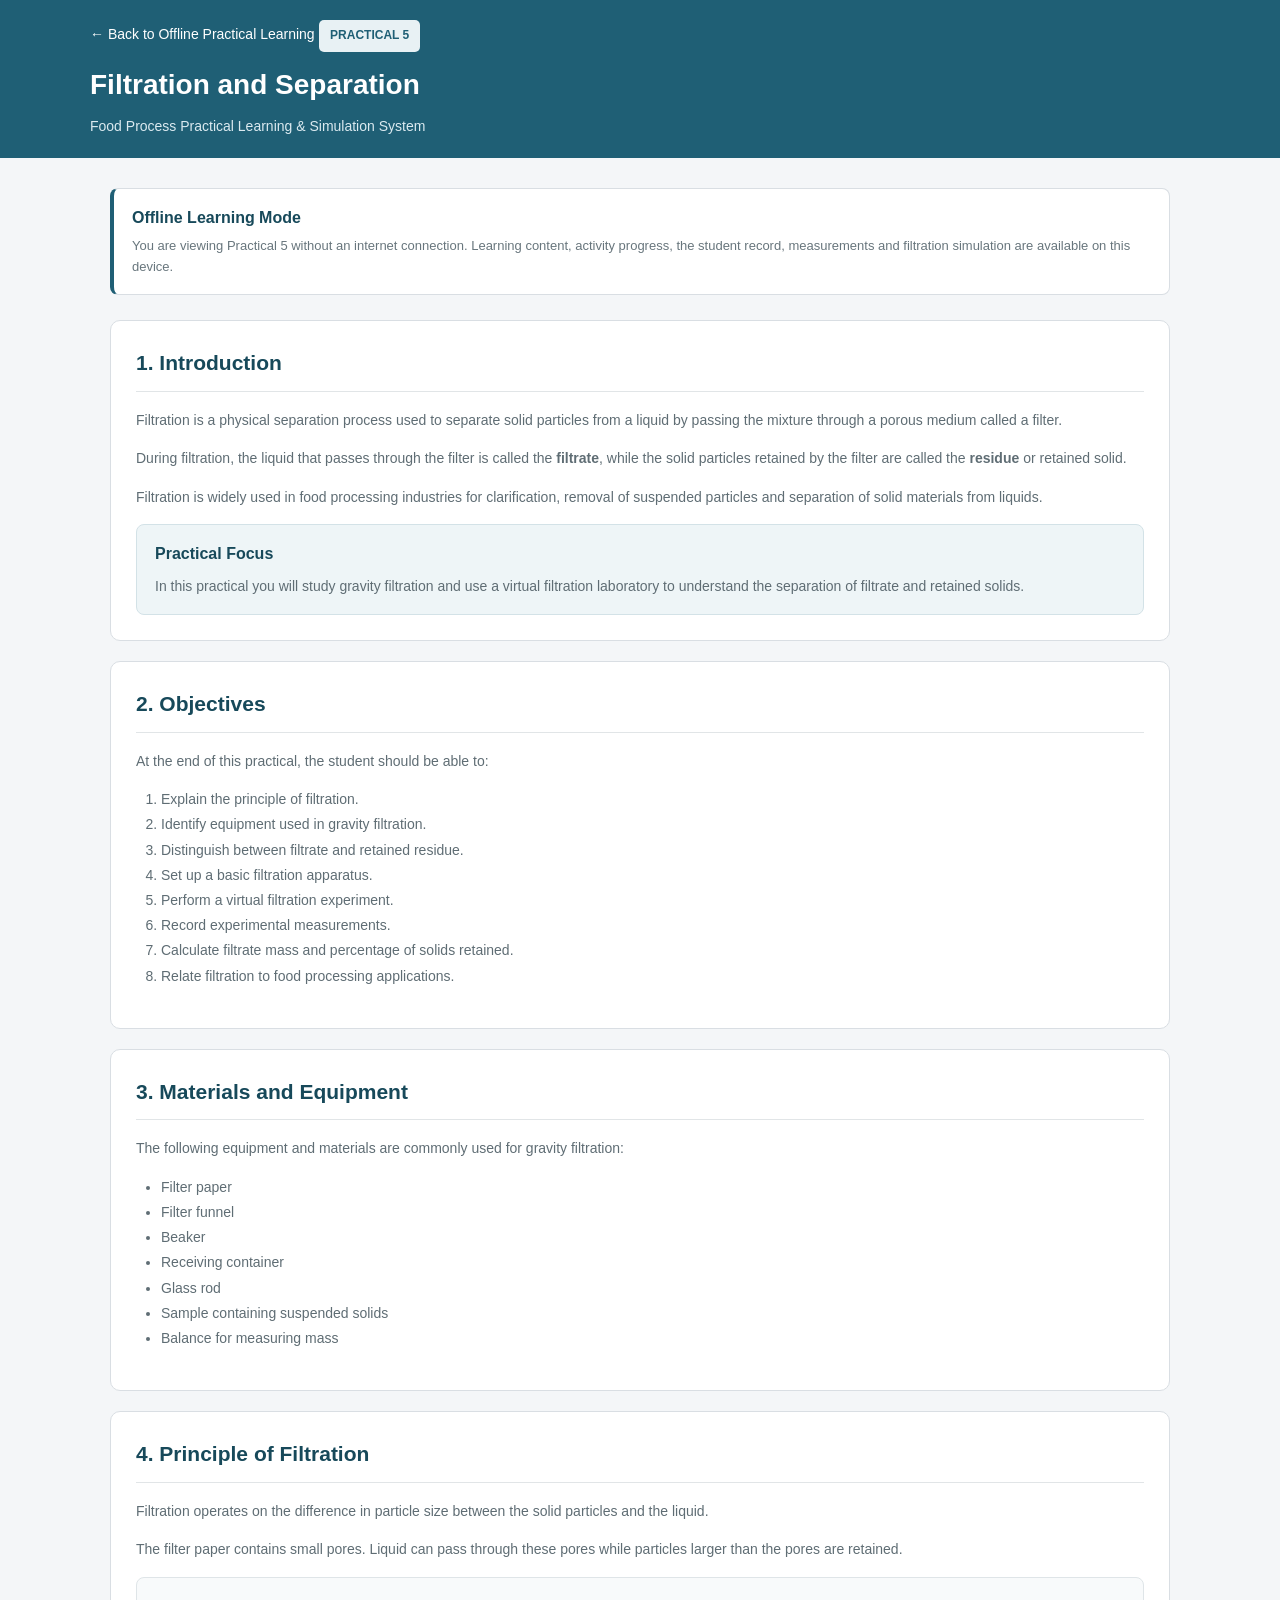
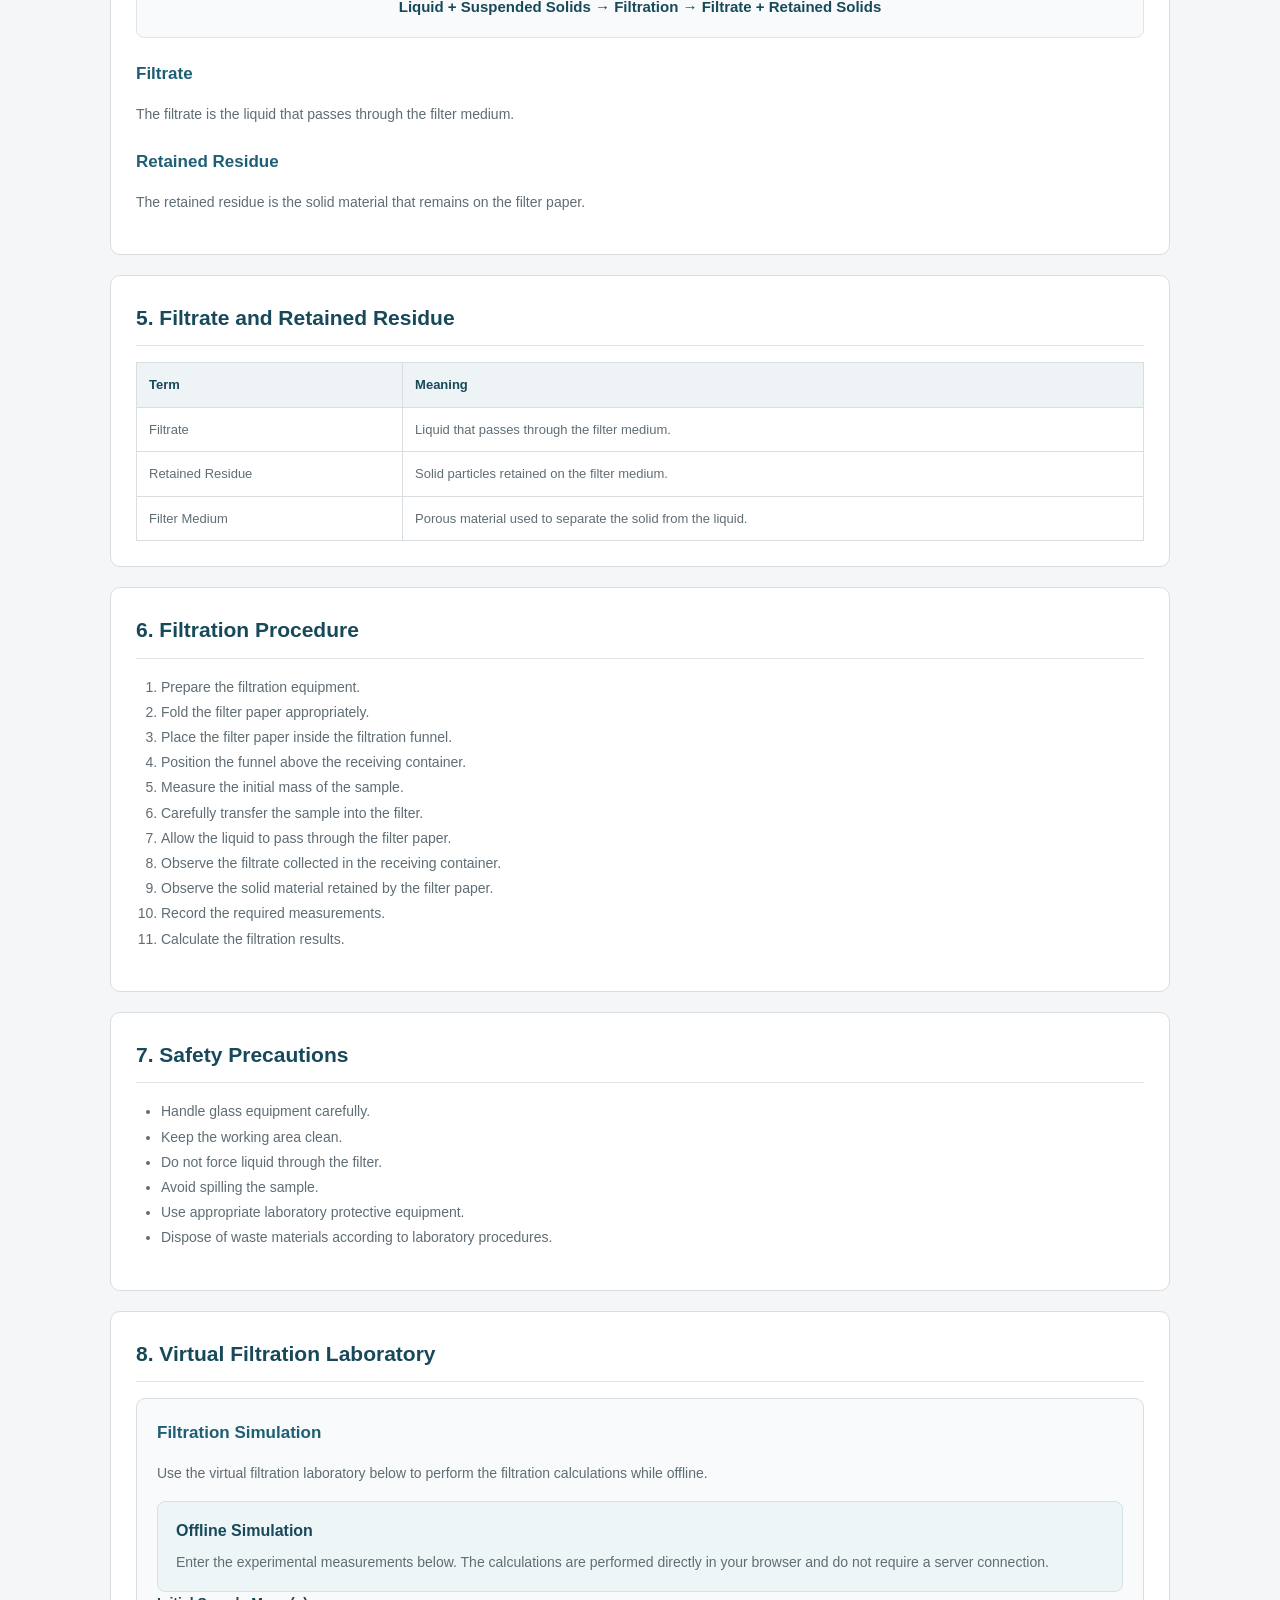
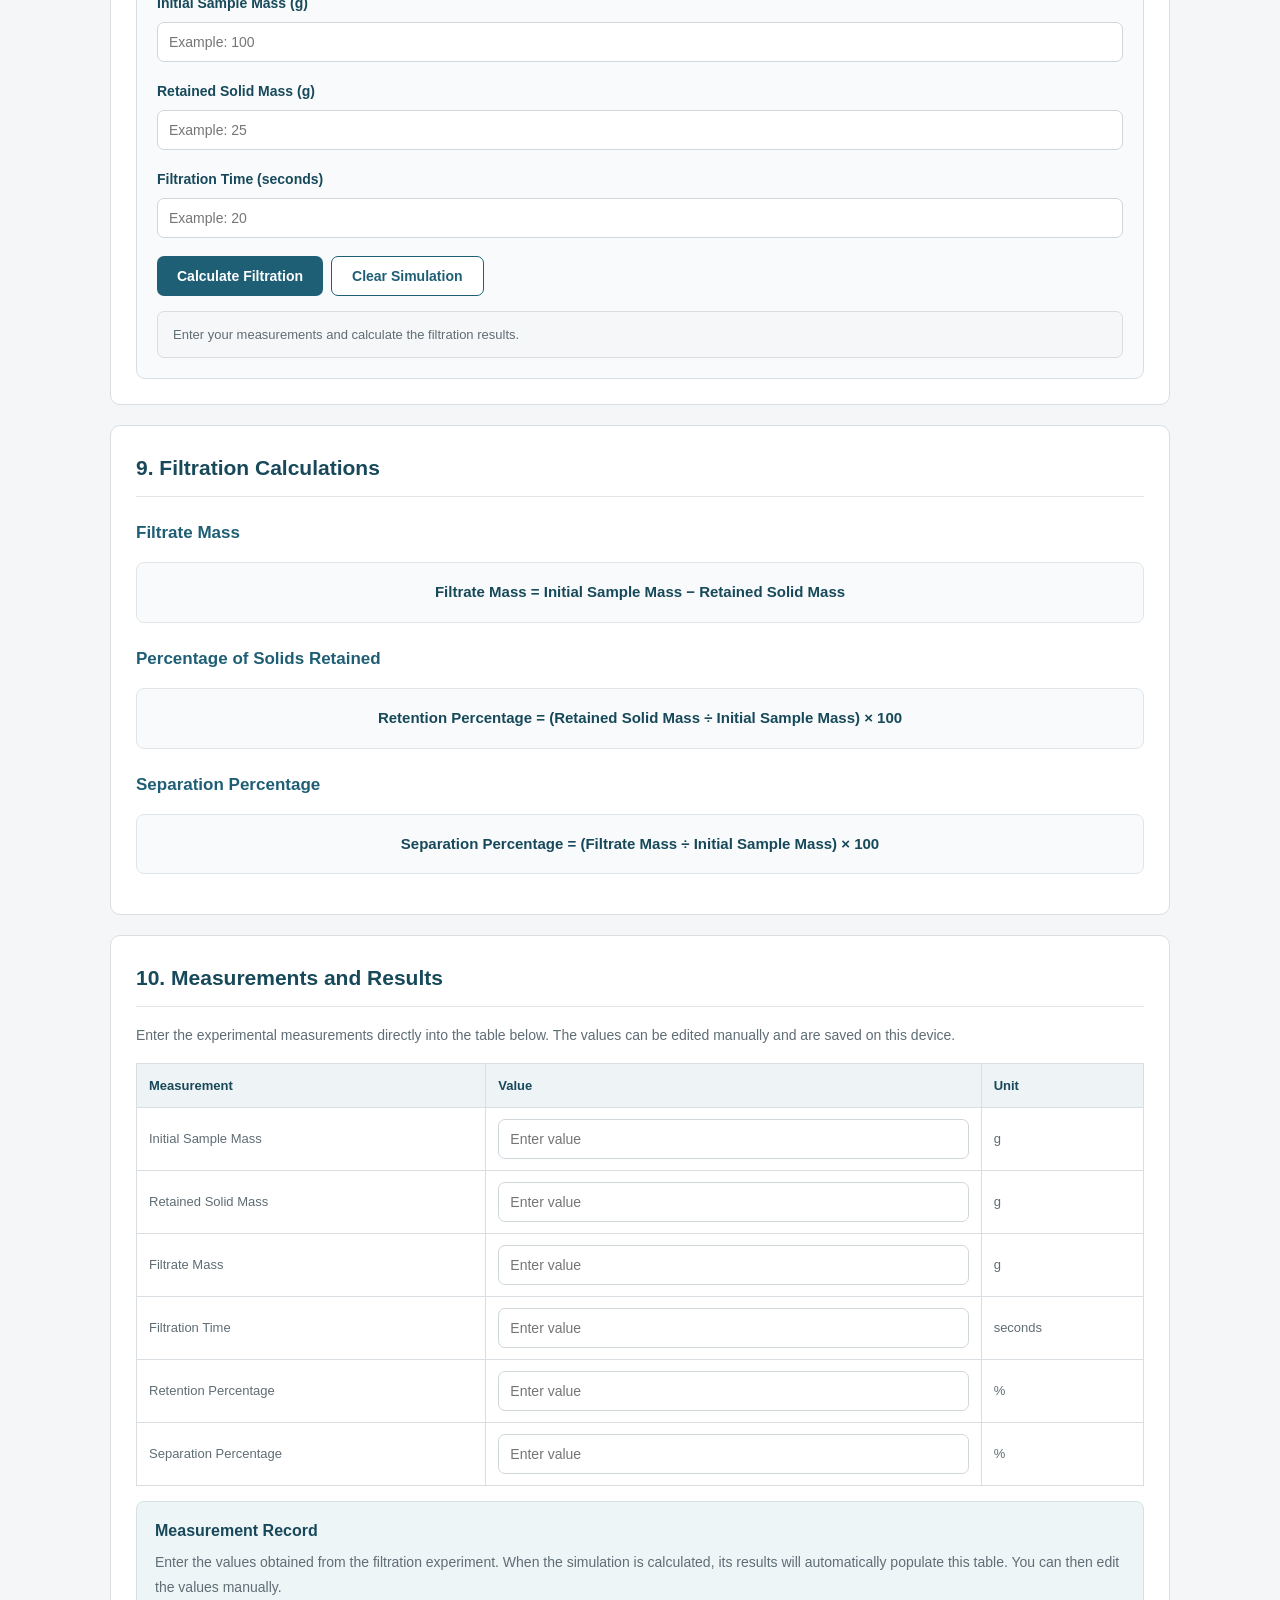
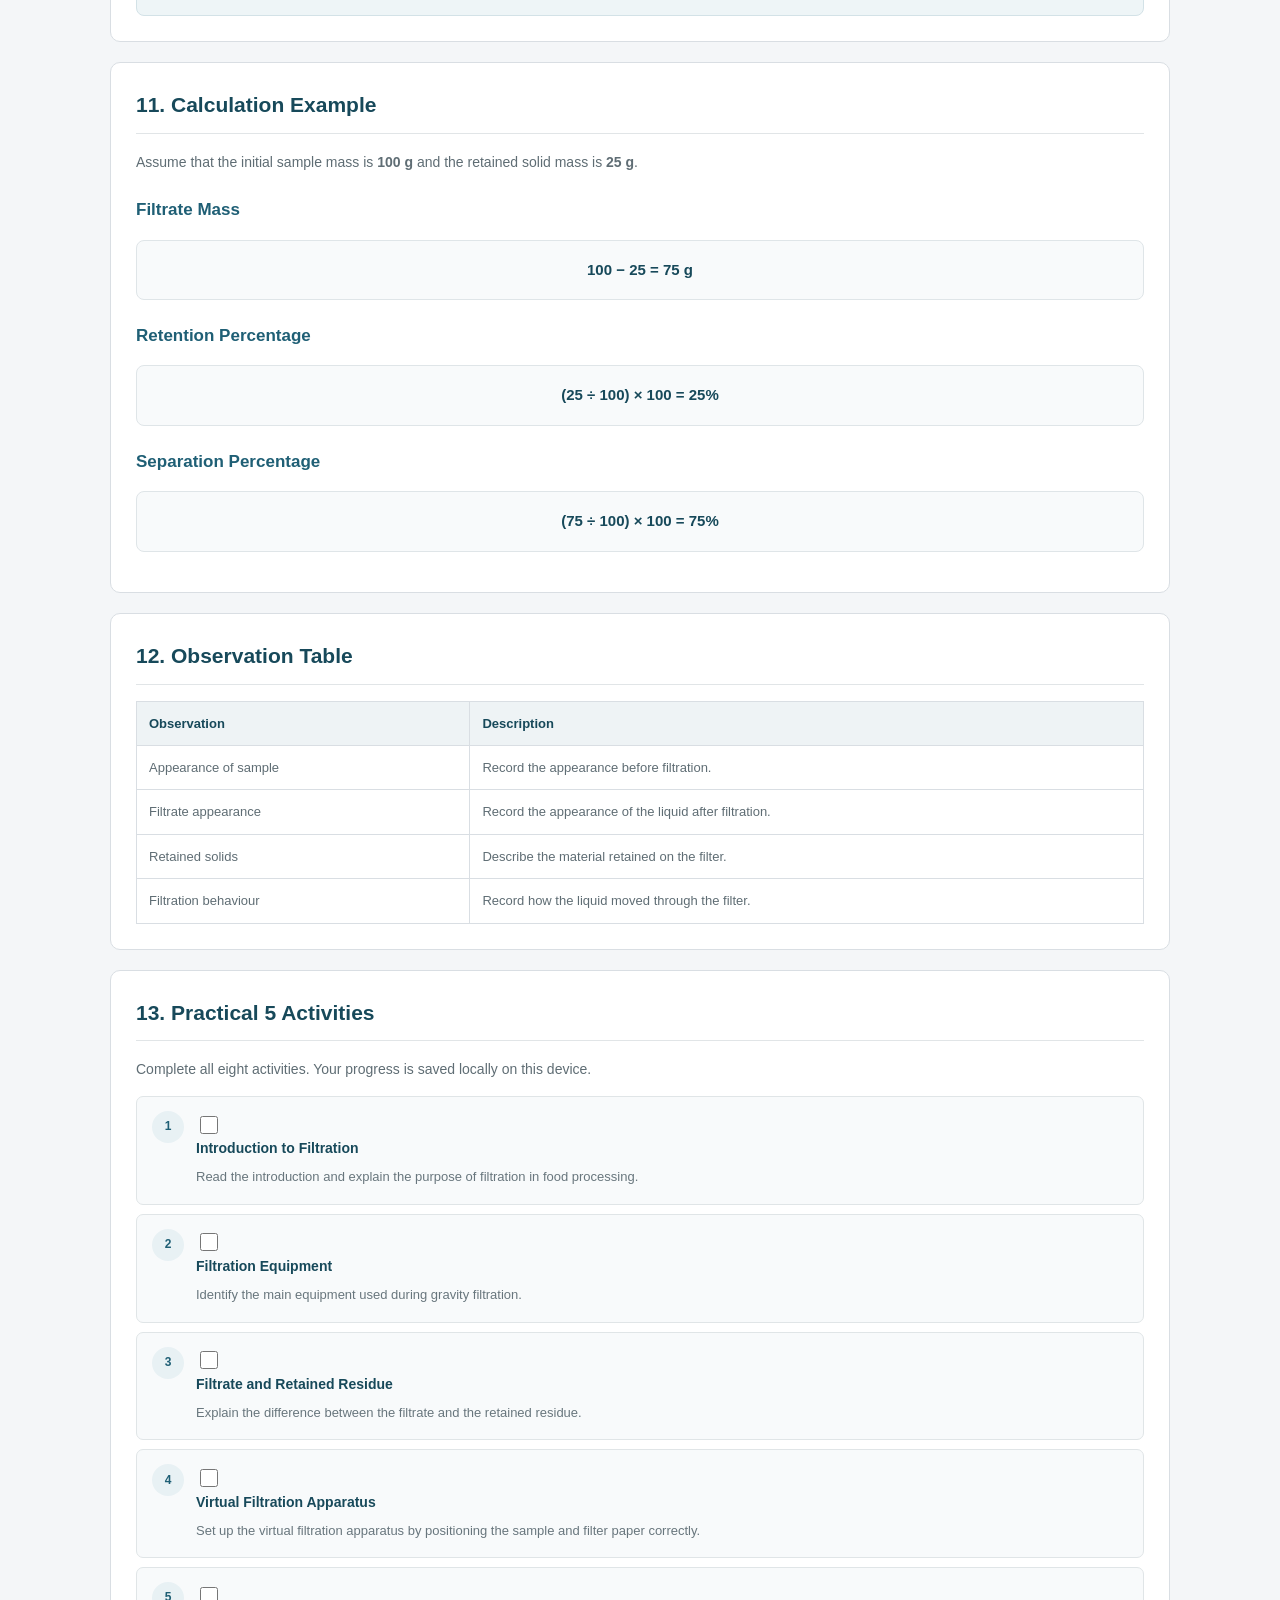
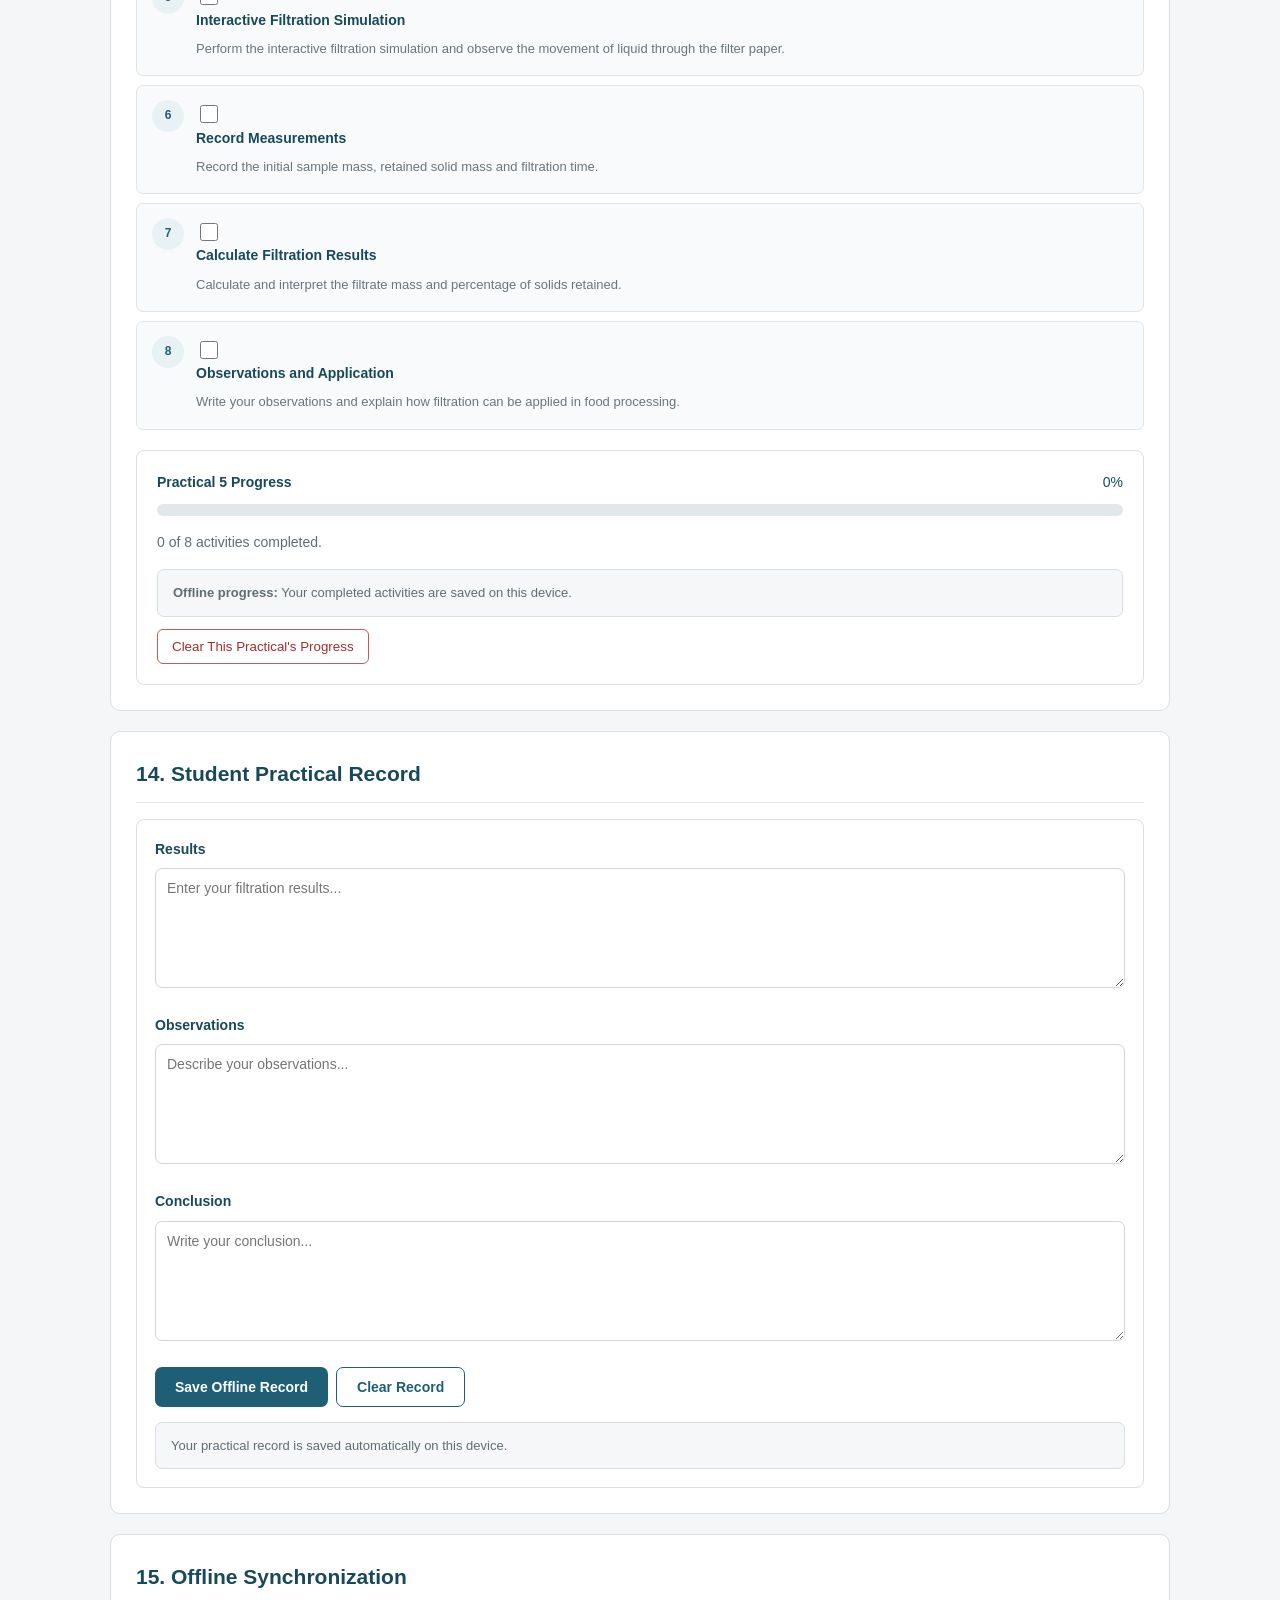
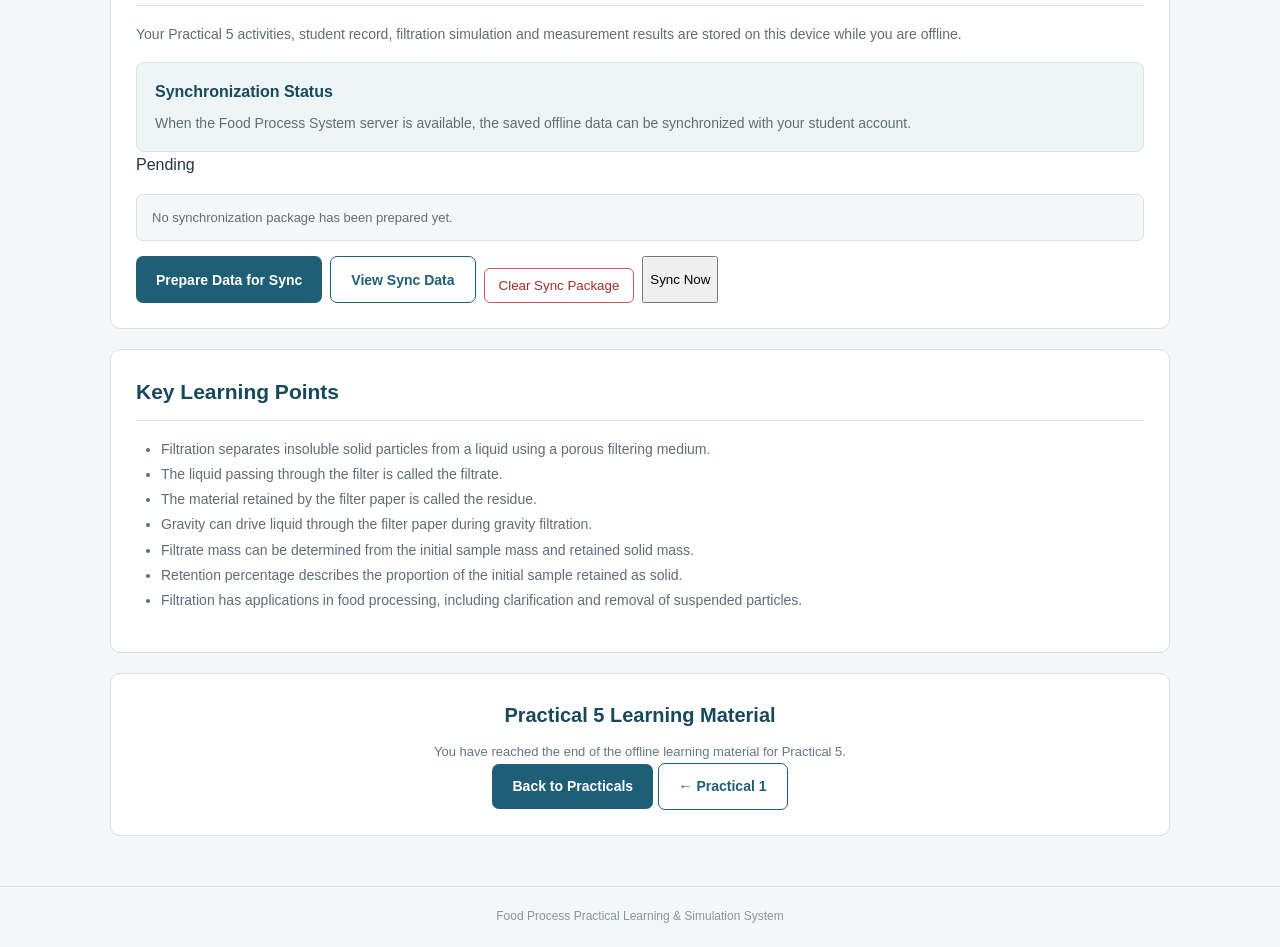
<file: offline/practical5.html>
<!DOCTYPE html>

<html lang="en">

<head>

    <meta charset="UTF-8">

    <meta
        name="viewport"
        content="width=device-width, initial-scale=1.0"
    >

    <meta
        name="theme-color"
        content="#1f5f75"
    >

    <title>
        Practical 5 - Filtration and Separation
    </title>

    <style>

        * {
            box-sizing: border-box;
        }

        body {
            margin: 0;
            background: #f4f6f8;
            color: #243746;
            font-family:
                Arial,
                Helvetica,
                sans-serif;
            line-height: 1.65;
        }

        .header {
            background: #1f5f75;
            color: #ffffff;
            padding: 20px;
        }

        .header-container {
            max-width: 1100px;
            margin: auto;
        }

        .back {
            display: inline-block;
            margin-bottom: 15px;
            color: #ffffff;
            text-decoration: none;
            font-size: 14px;
        }

        .back:hover {
            text-decoration: underline;
        }

        .badge {
            display: inline-block;
            padding: 6px 11px;
            margin-bottom: 10px;
            background: #e8f1f4;
            color: #1f5f75;
            border-radius: 5px;
            font-size: 12px;
            font-weight: 700;
        }

        .header h1 {
            margin: 0 0 7px;
            font-size: 28px;
        }

        .header p {
            margin: 0;
            color: #dbeaf0;
            font-size: 14px;
        }

        .container {
            max-width: 1100px;
            margin: auto;
            padding: 30px 20px 50px;
        }

        .offline-notice {
            background: #ffffff;
            border: 1px solid #d9dee3;
            border-left: 4px solid #1f5f75;
            border-radius: 8px;
            padding: 16px 18px;
            margin-bottom: 25px;
        }

        .offline-notice strong {
            color: #17495a;
        }

        .offline-notice p {
            margin: 5px 0 0;
            color: #68767d;
            font-size: 13px;
            line-height: 1.6;
        }

        .section {
            background: #ffffff;
            border: 1px solid #d9dee3;
            border-radius: 10px;
            padding: 25px;
            margin-bottom: 20px;
        }

        .section h2 {
            margin: 0 0 16px;
            padding-bottom: 10px;
            border-bottom: 1px solid #e1e5e7;
            color: #17495a;
            font-size: 21px;
        }

        .section h3 {
            margin: 22px 0 10px;
            color: #1f5f75;
            font-size: 17px;
        }

        .section p {
            color: #5f6d74;
            font-size: 14px;
            line-height: 1.75;
        }

        .section ul,
        .section ol {
            color: #5f6d74;
            font-size: 14px;
            line-height: 1.8;
            padding-left: 25px;
        }

        .info-box {
            padding: 16px 18px;
            background: #eef5f7;
            border: 1px solid #d3e2e7;
            border-radius: 8px;
            margin-top: 15px;
        }

        .info-box strong {
            color: #17495a;
        }

        .info-box p {
            margin: 6px 0 0;
        }

        .warning-box {
            padding: 16px 18px;
            background: #f8f5ea;
            border: 1px solid #e4dcc2;
            border-radius: 8px;
            margin-top: 15px;
        }

        .warning-box strong {
            color: #6b5a20;
        }

        .step {
            padding: 14px 16px;
            margin-bottom: 10px;
            background: #f8fafb;
            border: 1px solid #e1e5e7;
            border-radius: 7px;
        }

        .step strong {
            color: #17495a;
        }

        .step span {
            color: #68767d;
            font-size: 13px;
            line-height: 1.6;
        }

        .formula {
            padding: 17px;
            margin: 15px 0;
            background: #f8fafb;
            border: 1px solid #dfe5e8;
            border-radius: 8px;
            color: #17495a;
            text-align: center;
            font-size: 15px;
            font-weight: 600;
        }

        .table-wrapper {
            overflow-x: auto;
            margin-top: 15px;
        }

        table {
            width: 100%;
            min-width: 650px;
            border-collapse: collapse;
        }

        th,
        td {
            padding: 11px 12px;
            border: 1px solid #d9dee3;
            font-size: 13px;
            text-align: left;
        }

        th {
            background: #eef3f5;
            color: #17495a;
        }

        td {
            background: #ffffff;
            color: #5f6d74;
        }

        .activity {
            display: flex;
            align-items: flex-start;
            gap: 12px;
            padding: 14px 15px;
            margin-bottom: 9px;
            background: #f8fafb;
            border: 1px solid #e0e5e7;
            border-radius: 7px;
            transition:
                background 0.2s ease,
                border-color 0.2s ease;
        }

        .activity-number {
            min-width: 32px;
            height: 32px;
            display: flex;
            align-items: center;
            justify-content: center;
            background: #e8f1f4;
            color: #1f5f75;
            border-radius: 50%;
            font-size: 12px;
            font-weight: 700;
        }

        .activity-content {
            flex: 1;
        }

        .activity-content strong {
            display: block;
            color: #17495a;
            font-size: 14px;
            margin-bottom: 3px;
        }

        .activity-content span {
            color: #68767d;
            font-size: 13px;
            line-height: 1.6;
        }

        .activity-content label {
            display: block;
            cursor: pointer;
        }

        .offline-activity-checkbox {
            width: 18px;
            height: 18px;
            margin-right: 8px;
            vertical-align: middle;
            accent-color: #1f5f75;
            cursor: pointer;
        }

        .offline-activity-completed {
            background: #f0f8f3;
            border-color: #198754;
        }

        .offline-activity-completed
        .activity-content strong {
            color: #198754;
        }

        .simulation-box {
            padding: 20px;
            background: #f8fafb;
            border: 1px solid #d9dee3;
            border-radius: 9px;
        }

        .simulation-box h3 {
            margin-top: 0;
        }

        .record-box {
            padding: 18px;
            background: #ffffff;
            border: 1px solid #d9dee3;
            border-radius: 8px;
        }

        .record-field {
            margin-bottom: 18px;
        }

        .record-field label {
            display: block;
            margin-bottom: 7px;
            color: #17495a;
            font-weight: 600;
            font-size: 14px;
        }

        input[type="number"],
        textarea {
            width: 100%;
            padding: 11px;
            border: 1px solid #cfd7db;
            border-radius: 7px;
            font-family:
                Arial,
                Helvetica,
                sans-serif;
            font-size: 14px;
        }

        textarea {
            min-height: 120px;
            resize: vertical;
        }

        input:focus,
        textarea:focus {
            outline: none;
            border-color: #1f5f75;
        }

        .offline-record-actions {
            display: flex;
            flex-wrap: wrap;
            gap: 8px;
            margin-top: 15px;
        }

        .btn {
            display: inline-block;
            padding: 11px 20px;
            background: #1f5f75;
            color: #ffffff;
            border: none;
            text-decoration: none;
            border-radius: 7px;
            font-size: 14px;
            font-weight: 600;
            cursor: pointer;
        }

        .btn:hover {
            background: #17495a;
        }

        .btn-secondary {
            background: #ffffff;
            color: #1f5f75;
            border: 1px solid #1f5f75;
        }

        .btn-secondary:hover {
            background: #eef5f7;
        }

        .offline-record-status {
            margin-top: 15px;
            padding: 12px 15px;
            background: #f5f7f8;
            border: 1px solid #d9dee3;
            border-radius: 7px;
            color: #5f6d74;
            font-size: 13px;
        }

        .offline-record-status.success {
            background: #edf8f1;
            border-color: #a9d7b1;
            color: #23652b;
        }

        .offline-record-status.error {
            background: #fff0f0;
            border-color: #e0aaaa;
            color: #8a2424;
        }

        .offline-progress {
            margin-top: 20px;
            padding: 20px;
            background: #ffffff;
            border: 1px solid #d9dee3;
            border-radius: 8px;
        }

        .offline-progress-header {
            display: flex;
            justify-content: space-between;
            align-items: center;
            gap: 15px;
            margin-bottom: 10px;
            color: #17495a;
            font-size: 14px;
        }

        .offline-progress-bar {
            width: 100%;
            height: 12px;
            background: #e2e7ea;
            border-radius: 8px;
            overflow: hidden;
        }

        .offline-progress-fill {
            height: 100%;
            background: #1f5f75;
            transition: width 0.25s ease;
        }

        .offline-completion {
            margin-top: 15px;
            padding: 12px 15px;
            background: #f5f7f8;
            border: 1px solid #d9dee3;
            border-radius: 7px;
            color: #5f6d74;
            font-size: 13px;
        }

        .clear-progress-btn {
            margin-top: 12px;
            padding: 9px 14px;
            background: #ffffff;
            border: 1px solid #c65b5b;
            color: #a52d2d;
            border-radius: 6px;
            cursor: pointer;
        }

        .clear-progress-btn:hover {
            background: #fff0f0;
        }

        .completion {
            text-align: center;
            background: #ffffff;
            border: 1px solid #d9dee3;
            border-radius: 10px;
            padding: 25px;
        }

        .completion h2 {
            margin: 0 0 10px;
            color: #17495a;
            font-size: 20px;
        }

        .completion p {
            margin: 0;
            color: #68767d;
            font-size: 13px;
            line-height: 1.6;
        }

        footer {
            border-top: 1px solid #d9dee3;
            padding: 20px;
            text-align: center;
            color: #89959a;
            font-size: 12px;
        }

        @media (max-width: 700px) {

            .header h1 {
                font-size: 23px;
            }

            .container {
                padding: 20px 12px 40px;
            }

            .section {
                padding: 18px;
            }

            .offline-record-actions {
                flex-direction: column;
            }

            .btn,
            .clear-progress-btn {
                width: 100%;
            }

        }

    </style>

</head>


<body>


<header class="header">

    <div class="header-container">

        <a
            href="../offline-learning.html"
            class="back"
        >
            ← Back to Offline Practical Learning
        </a>

        <div class="badge">
            PRACTICAL 5
        </div>

        <h1>
            Filtration and Separation
        </h1>

        <p>
            Food Process Practical Learning &amp;
            Simulation System
        </p>

    </div>

</header>


<main class="container">


    <div class="offline-notice">

        <strong>
            Offline Learning Mode
        </strong>

        <p>
            You are viewing Practical 5 without an
            internet connection. Learning content,
            activity progress, the student record,
            measurements and filtration simulation
            are available on this device.
        </p>

    </div>


    <!-- INTRODUCTION -->

    <section class="section">

        <h2>
            1. Introduction
        </h2>

        <p>
            Filtration is a physical separation process
            used to separate solid particles from a liquid
            by passing the mixture through a porous medium
            called a filter.
        </p>

        <p>
            During filtration, the liquid that passes
            through the filter is called the
            <strong>filtrate</strong>, while the solid
            particles retained by the filter are called
            the <strong>residue</strong> or retained solid.
        </p>

        <p>
            Filtration is widely used in food processing
            industries for clarification, removal of
            suspended particles and separation of solid
            materials from liquids.
        </p>

        <div class="info-box">

            <strong>
                Practical Focus
            </strong>

            <p>
                In this practical you will study gravity
                filtration and use a virtual filtration
                laboratory to understand the separation of
                filtrate and retained solids.
            </p>

        </div>

    </section>


    <!-- OBJECTIVES -->

    <section class="section">

        <h2>
            2. Objectives
        </h2>

        <p>
            At the end of this practical, the student should
            be able to:
        </p>

        <ol>

            <li>
                Explain the principle of filtration.
            </li>

            <li>
                Identify equipment used in gravity
                filtration.
            </li>

            <li>
                Distinguish between filtrate and retained
                residue.
            </li>

            <li>
                Set up a basic filtration apparatus.
            </li>

            <li>
                Perform a virtual filtration experiment.
            </li>

            <li>
                Record experimental measurements.
            </li>

            <li>
                Calculate filtrate mass and percentage of
                solids retained.
            </li>

            <li>
                Relate filtration to food processing
                applications.
            </li>

        </ol>

    </section>


    <!-- MATERIALS -->

    <section class="section">

        <h2>
            3. Materials and Equipment
        </h2>

        <p>
            The following equipment and materials are
            commonly used for gravity filtration:
        </p>

        <ul>

            <li>
                Filter paper
            </li>

            <li>
                Filter funnel
            </li>

            <li>
                Beaker
            </li>

            <li>
                Receiving container
            </li>

            <li>
                Glass rod
            </li>

            <li>
                Sample containing suspended solids
            </li>

            <li>
                Balance for measuring mass
            </li>

        </ul>

    </section>


    <!-- PRINCIPLE -->

    <section class="section">

        <h2>
            4. Principle of Filtration
        </h2>

        <p>
            Filtration operates on the difference in
            particle size between the solid particles and
            the liquid.
        </p>

        <p>
            The filter paper contains small pores. Liquid
            can pass through these pores while particles
            larger than the pores are retained.
        </p>

        <div class="formula">

            Liquid + Suspended Solids
            →
            Filtration
            →
            Filtrate + Retained Solids

        </div>

        <h3>
            Filtrate
        </h3>

        <p>
            The filtrate is the liquid that passes through
            the filter medium.
        </p>

        <h3>
            Retained Residue
        </h3>

        <p>
            The retained residue is the solid material that
            remains on the filter paper.
        </p>

    </section>


    <!-- FILTRATE AND RESIDUE -->

    <section class="section">

        <h2>
            5. Filtrate and Retained Residue
        </h2>

        <div class="table-wrapper">

            <table>

                <thead>

                    <tr>

                        <th>
                            Term
                        </th>

                        <th>
                            Meaning
                        </th>

                    </tr>

                </thead>

                <tbody>

                    <tr>

                        <td>
                            Filtrate
                        </td>

                        <td>
                            Liquid that passes through
                            the filter medium.
                        </td>

                    </tr>

                    <tr>

                        <td>
                            Retained Residue
                        </td>

                        <td>
                            Solid particles retained
                            on the filter medium.
                        </td>

                    </tr>

                    <tr>

                        <td>
                            Filter Medium
                        </td>

                        <td>
                            Porous material used to
                            separate the solid from
                            the liquid.
                        </td>

                    </tr>

                </tbody>

            </table>

        </div>

    </section>


    <!-- PROCEDURE -->

    <section class="section">

        <h2>
            6. Filtration Procedure
        </h2>

        <ol>

            <li>
                Prepare the filtration equipment.
            </li>

            <li>
                Fold the filter paper appropriately.
            </li>

            <li>
                Place the filter paper inside the
                filtration funnel.
            </li>

            <li>
                Position the funnel above the receiving
                container.
            </li>

            <li>
                Measure the initial mass of the sample.
            </li>

            <li>
                Carefully transfer the sample into the
                filter.
            </li>

            <li>
                Allow the liquid to pass through the
                filter paper.
            </li>

            <li>
                Observe the filtrate collected in the
                receiving container.
            </li>

            <li>
                Observe the solid material retained by
                the filter paper.
            </li>

            <li>
                Record the required measurements.
            </li>

            <li>
                Calculate the filtration results.
            </li>

        </ol>

    </section>


    <!-- SAFETY -->

    <section class="section">

        <h2>
            7. Safety Precautions
        </h2>

        <ul>

            <li>
                Handle glass equipment carefully.
            </li>

            <li>
                Keep the working area clean.
            </li>

            <li>
                Do not force liquid through the filter.
            </li>

            <li>
                Avoid spilling the sample.
            </li>

            <li>
                Use appropriate laboratory protective
                equipment.
            </li>

            <li>
                Dispose of waste materials according to
                laboratory procedures.
            </li>

        </ul>

    </section>


    <!-- SIMULATION -->

    <section class="section">

        <h2>
            8. Virtual Filtration Laboratory
        </h2>

        <div
            class="simulation-box"
            id="offlineFiltrationSimulation"
        >

            <h3>
                Filtration Simulation
            </h3>

            <p>
                Use the virtual filtration laboratory below
                to perform the filtration calculations while
                offline.
            </p>

            <div class="info-box">

                <strong>
                    Offline Simulation
                </strong>

                <p>
                    Enter the experimental measurements below.
                    The calculations are performed directly in
                    your browser and do not require a server
                    connection.
                </p>

            </div>


            <div class="record-field">

                <label for="offlineInitialMass">

                    Initial Sample Mass (g)

                </label>

                <input
                    type="number"
                    id="offlineInitialMass"
                    min="0.01"
                    step="0.01"
                    placeholder="Example: 100"
                >

            </div>


            <div class="record-field">

                <label for="offlineRetainedMass">

                    Retained Solid Mass (g)

                </label>

                <input
                    type="number"
                    id="offlineRetainedMass"
                    min="0"
                    step="0.01"
                    placeholder="Example: 25"
                >

            </div>


            <div class="record-field">

                <label for="offlineFiltrationTime">

                    Filtration Time (seconds)

                </label>

                <input
                    type="number"
                    id="offlineFiltrationTime"
                    min="0"
                    step="0.01"
                    placeholder="Example: 20"
                >

            </div>


            <div class="offline-record-actions">

                <button
                    type="button"
                    class="btn"
                    id="calculateOfflineFiltration"
                >
                    Calculate Filtration
                </button>

                <button
                    type="button"
                    class="btn btn-secondary"
                    id="clearOfflineFiltration"
                >
                    Clear Simulation
                </button>

            </div>


            <div
                id="offlineFiltrationMessage"
                class="offline-record-status"
            >
                Enter your measurements and calculate the
                filtration results.
            </div>


            <div
                id="offlineFiltrationResults"
                class="offline-progress"
                style="display:none;"
            >

                <h3>
                    Filtration Results
                </h3>

                <div class="table-wrapper">

                    <table>

                        <thead>

                            <tr>

                                <th>
                                    Result
                                </th>

                                <th>
                                    Value
                                </th>

                            </tr>

                        </thead>

                        <tbody>

                            <tr>

                                <td>
                                    Filtrate Mass
                                </td>

                                <td>

                                    <strong
                                        id="offlineFiltrateMass"
                                    >
                                        —
                                    </strong>

                                </td>

                            </tr>

                            <tr>

                                <td>
                                    Retention Percentage
                                </td>

                                <td>

                                    <strong
                                        id="offlineRetentionPercentage"
                                    >
                                        —
                                    </strong>

                                </td>

                            </tr>

                            <tr>

                                <td>
                                    Separation Percentage
                                </td>

                                <td>

                                    <strong
                                        id="offlineSeparationPercentage"
                                    >
                                        —
                                    </strong>

                                </td>

                            </tr>

                            <tr>

                                <td>
                                    Filtration Time
                                </td>

                                <td>

                                    <strong
                                        id="offlineResultFiltrationTime"
                                    >
                                        —
                                    </strong>

                                </td>

                            </tr>

                        </tbody>

                    </table>

                </div>

                <div class="info-box">

                    <strong>
                        Offline Result Saved
                    </strong>

                    <p>
                        The latest filtration simulation
                        result is saved on this device and can
                        be restored when you return to this
                        page.
                    </p>

                </div>

            </div>

        </div>

    </section>


    <!-- CALCULATIONS -->

    <section class="section">

        <h2>
            9. Filtration Calculations
        </h2>

        <h3>
            Filtrate Mass
        </h3>

        <div class="formula">

            Filtrate Mass =
            Initial Sample Mass − Retained Solid Mass

        </div>

        <h3>
            Percentage of Solids Retained
        </h3>

        <div class="formula">

            Retention Percentage =
            (Retained Solid Mass ÷ Initial Sample Mass)
            × 100

        </div>

        <h3>
            Separation Percentage
        </h3>

        <div class="formula">

            Separation Percentage =
            (Filtrate Mass ÷ Initial Sample Mass)
            × 100

        </div>

    </section>


    <!-- MEASUREMENTS AND RESULTS -->

    <section class="section">

        <h2>
            10. Measurements and Results
        </h2>

        <p>
            Enter the experimental measurements directly
            into the table below. The values can be edited
            manually and are saved on this device.
        </p>

        <div class="table-wrapper">

            <table>

                <thead>

                    <tr>

                        <th>
                            Measurement
                        </th>

                        <th>
                            Value
                        </th>

                        <th>
                            Unit
                        </th>

                    </tr>

                </thead>

                <tbody>

                    <tr>

                        <td>
                            Initial Sample Mass
                        </td>

                        <td>

                            <input
                                type="number"
                                id="tableInitialMass"
                                min="0"
                                step="0.01"
                                placeholder="Enter value"
                            >

                        </td>

                        <td>
                            g
                        </td>

                    </tr>


                    <tr>

                        <td>
                            Retained Solid Mass
                        </td>

                        <td>

                            <input
                                type="number"
                                id="tableRetainedMass"
                                min="0"
                                step="0.01"
                                placeholder="Enter value"
                            >

                        </td>

                        <td>
                            g
                        </td>

                    </tr>


                    <tr>

                        <td>
                            Filtrate Mass
                        </td>

                        <td>

                            <input
                                type="number"
                                id="tableFiltrateMass"
                                min="0"
                                step="0.01"
                                placeholder="Enter value"
                            >

                        </td>

                        <td>
                            g
                        </td>

                    </tr>


                    <tr>

                        <td>
                            Filtration Time
                        </td>

                        <td>

                            <input
                                type="number"
                                id="tableFiltrationTime"
                                min="0"
                                step="0.01"
                                placeholder="Enter value"
                            >

                        </td>

                        <td>
                            seconds
                        </td>

                    </tr>


                    <tr>

                        <td>
                            Retention Percentage
                        </td>

                        <td>

                            <input
                                type="number"
                                id="tableRetentionPercentage"
                                min="0"
                                max="100"
                                step="0.01"
                                placeholder="Enter value"
                            >

                        </td>

                        <td>
                            %
                        </td>

                    </tr>


                    <tr>

                        <td>
                            Separation Percentage
                        </td>

                        <td>

                            <input
                                type="number"
                                id="tableSeparationPercentage"
                                min="0"
                                max="100"
                                step="0.01"
                                placeholder="Enter value"
                            >

                        </td>

                        <td>
                            %
                        </td>

                    </tr>

                </tbody>

            </table>

        </div>


        <div class="info-box">

            <strong>
                Measurement Record
            </strong>

            <p>
                Enter the values obtained from the filtration
                experiment. When the simulation is calculated,
                its results will automatically populate this
                table. You can then edit the values manually.
            </p>

        </div>

    </section>


    <!-- CALCULATION EXAMPLE -->

    <section class="section">

        <h2>
            11. Calculation Example
        </h2>

        <p>
            Assume that the initial sample mass is
            <strong>100 g</strong> and the retained solid
            mass is <strong>25 g</strong>.
        </p>

        <h3>
            Filtrate Mass
        </h3>

        <div class="formula">

            100 − 25 = 75 g

        </div>

        <h3>
            Retention Percentage
        </h3>

        <div class="formula">

            (25 ÷ 100) × 100 = 25%

        </div>

        <h3>
            Separation Percentage
        </h3>

        <div class="formula">

            (75 ÷ 100) × 100 = 75%

        </div>

    </section>


    <!-- OBSERVATIONS -->

    <section class="section">

        <h2>
            12. Observation Table
        </h2>

        <div class="table-wrapper">

            <table>

                <thead>

                    <tr>

                        <th>
                            Observation
                        </th>

                        <th>
                            Description
                        </th>

                    </tr>

                </thead>

                <tbody>

                    <tr>

                        <td>
                            Appearance of sample
                        </td>

                        <td>
                            Record the appearance before
                            filtration.
                        </td>

                    </tr>

                    <tr>

                        <td>
                            Filtrate appearance
                        </td>

                        <td>
                            Record the appearance of the
                            liquid after filtration.
                        </td>

                    </tr>

                    <tr>

                        <td>
                            Retained solids
                        </td>

                        <td>
                            Describe the material retained
                            on the filter.
                        </td>

                    </tr>

                    <tr>

                        <td>
                            Filtration behaviour
                        </td>

                        <td>
                            Record how the liquid moved
                            through the filter.
                        </td>

                    </tr>

                </tbody>

            </table>

        </div>

    </section>


    <!-- ACTIVITIES -->

    <section class="section">

        <h2>
            13. Practical 5 Activities
        </h2>

        <p>
            Complete all eight activities. Your progress
            is saved locally on this device.
        </p>


        <div class="activity offline-activity">

            <div class="activity-number">
                1
            </div>

            <div class="activity-content">

                <label>

                    <input
                        type="checkbox"
                        class="offline-activity-checkbox"
                        data-activity="1"
                    >

                    <strong>
                        Introduction to Filtration
                    </strong>

                    <span>
                        Read the introduction and explain the
                        purpose of filtration in food processing.
                    </span>

                </label>

            </div>

        </div>


        <div class="activity offline-activity">

            <div class="activity-number">
                2
            </div>

            <div class="activity-content">

                <label>

                    <input
                        type="checkbox"
                        class="offline-activity-checkbox"
                        data-activity="2"
                    >

                    <strong>
                        Filtration Equipment
                    </strong>

                    <span>
                        Identify the main equipment used during
                        gravity filtration.
                    </span>

                </label>

            </div>

        </div>


        <div class="activity offline-activity">

            <div class="activity-number">
                3
            </div>

            <div class="activity-content">

                <label>

                    <input
                        type="checkbox"
                        class="offline-activity-checkbox"
                        data-activity="3"
                    >

                    <strong>
                        Filtrate and Retained Residue
                    </strong>

                    <span>
                        Explain the difference between the
                        filtrate and the retained residue.
                    </span>

                </label>

            </div>

        </div>


        <div class="activity offline-activity">

            <div class="activity-number">
                4
            </div>

            <div class="activity-content">

                <label>

                    <input
                        type="checkbox"
                        class="offline-activity-checkbox"
                        data-activity="4"
                    >

                    <strong>
                        Virtual Filtration Apparatus
                    </strong>

                    <span>
                        Set up the virtual filtration apparatus
                        by positioning the sample and filter
                        paper correctly.
                    </span>

                </label>

            </div>

        </div>


        <div class="activity offline-activity">

            <div class="activity-number">
                5
            </div>

            <div class="activity-content">

                <label>

                    <input
                        type="checkbox"
                        class="offline-activity-checkbox"
                        data-activity="5"
                    >

                    <strong>
                        Interactive Filtration Simulation
                    </strong>

                    <span>
                        Perform the interactive filtration
                        simulation and observe the movement of
                        liquid through the filter paper.
                    </span>

                </label>

            </div>

        </div>


        <div class="activity offline-activity">

            <div class="activity-number">
                6
            </div>

            <div class="activity-content">

                <label>

                    <input
                        type="checkbox"
                        class="offline-activity-checkbox"
                        data-activity="6"
                    >

                    <strong>
                        Record Measurements
                    </strong>

                    <span>
                        Record the initial sample mass, retained
                        solid mass and filtration time.
                    </span>

                </label>

            </div>

        </div>


        <div class="activity offline-activity">

            <div class="activity-number">
                7
            </div>

            <div class="activity-content">

                <label>

                    <input
                        type="checkbox"
                        class="offline-activity-checkbox"
                        data-activity="7"
                    >

                    <strong>
                        Calculate Filtration Results
                    </strong>

                    <span>
                        Calculate and interpret the filtrate mass
                        and percentage of solids retained.
                    </span>

                </label>

            </div>

        </div>


        <div class="activity offline-activity">

            <div class="activity-number">
                8
            </div>

            <div class="activity-content">

                <label>

                    <input
                        type="checkbox"
                        class="offline-activity-checkbox"
                        data-activity="8"
                    >

                    <strong>
                        Observations and Application
                    </strong>

                    <span>
                        Write your observations and explain how
                        filtration can be applied in food
                        processing.
                    </span>

                </label>

            </div>

        </div>


        <div class="offline-progress">

            <div class="offline-progress-header">

                <strong>
                    Practical 5 Progress
                </strong>

                <span id="offlineProgressText">
                    0%
                </span>

            </div>


            <div
                class="offline-progress-bar"
                role="progressbar"
                aria-valuemin="0"
                aria-valuemax="100"
                aria-valuenow="0"
            >

                <div
                    id="offlineActivityProgress"
                    class="offline-progress-fill"
                    style="width: 0%;"
                ></div>

            </div>


            <p id="offlineCompletedText">
                0 of 8 activities completed.
            </p>


            <div
                id="offlineCompletionMessage"
                class="offline-completion"
            >

                <strong>
                    Offline progress:
                </strong>

                Your completed activities are saved on
                this device.

            </div>


            <button
                type="button"
                id="clearOfflineProgress"
                class="clear-progress-btn"
            >
                Clear This Practical's Progress
            </button>

        </div>

    </section>


    <!-- STUDENT RECORD -->

    <section class="section">

        <h2>
            14. Student Practical Record
        </h2>

        <div class="record-box">

            <div class="record-field">

                <label for="offlineRecordResults">
                    Results
                </label>

                <textarea
                    id="offlineRecordResults"
                    placeholder="Enter your filtration results..."
                ></textarea>

            </div>


            <div class="record-field">

                <label for="offlineRecordObservations">
                    Observations
                </label>

                <textarea
                    id="offlineRecordObservations"
                    placeholder="Describe your observations..."
                ></textarea>

            </div>


            <div class="record-field">

                <label for="offlineRecordConclusion">
                    Conclusion
                </label>

                <textarea
                    id="offlineRecordConclusion"
                    placeholder="Write your conclusion..."
                ></textarea>

            </div>


            <div class="offline-record-actions">

                <button
                    type="button"
                    class="btn"
                    id="saveOfflineRecord"
                >
                    Save Offline Record
                </button>

                <button
                    type="button"
                    class="btn btn-secondary"
                    id="clearOfflineRecord"
                >
                    Clear Record
                </button>

            </div>


            <div
                id="offlineRecordStatus"
                class="offline-record-status"
            >
                Your practical record is saved automatically
                on this device.
            </div>

        </div>

    </section>


    <!-- OFFLINE SYNCHRONIZATION -->

    <section class="section">

        <h2>
            15. Offline Synchronization
        </h2>

        <p>
            Your Practical 5 activities, student record,
            filtration simulation and measurement results
            are stored on this device while you are offline.
        </p>

        <div class="info-box">

            <strong>
                Synchronization Status
            </strong>

            <p>
                When the Food Process System server is
                available, the saved offline data can be
                synchronized with your student account.
            </p>

        </div>


        <div
            id="offlineSyncStatus"
            class="offline-record-status"
        >
            Checking offline synchronization status...
        </div>


        <div
            id="offlineSyncMessage"
            class="offline-record-status"
        >
            Offline synchronization has not been prepared yet.
        </div>


        <div class="offline-record-actions">

            <button
                type="button"
                class="btn"
                id="prepareOfflineSync"
            >
                Prepare Data for Sync
            </button>


            <button
                type="button"
                class="btn btn-secondary"
                id="viewOfflineSync"
            >
                View Sync Data
            </button>


            <button
                type="button"
                class="clear-progress-btn"
                id="clearOfflineSync"
            >
                Clear Sync Package
            </button>

            <button
                type="button"
                id="syncOfflineNow"
                class="sync-button"
>
            <i class="bi bi-cloud-arrow-up"></i>
            Sync Now
            </button>

        </div>

    </section>


    <!-- KEY LEARNING -->

    <section class="section">

        <h2>
            Key Learning Points
        </h2>

        <ul>

            <li>
                Filtration separates insoluble solid
                particles from a liquid using a porous
                filtering medium.
            </li>

            <li>
                The liquid passing through the filter is
                called the filtrate.
            </li>

            <li>
                The material retained by the filter paper
                is called the residue.
            </li>

            <li>
                Gravity can drive liquid through the filter
                paper during gravity filtration.
            </li>

            <li>
                Filtrate mass can be determined from the
                initial sample mass and retained solid mass.
            </li>

            <li>
                Retention percentage describes the
                proportion of the initial sample retained
                as solid.
            </li>

            <li>
                Filtration has applications in food
                processing, including clarification and
                removal of suspended particles.
            </li>

        </ul>

    </section>


    <!-- END -->

    <section class="completion">

        <h2>
            Practical 5 Learning Material
        </h2>

        <p>
            You have reached the end of the offline learning
            material for Practical 5.
        </p>

        <a
            href="../offline-learning.html"
            class="btn"
        >
            Back to Practicals
        </a>

        <a
            href="practical1.html"
            class="btn btn-secondary"
        >
            ← Practical 1
        </a>

    </section>


</main>


<footer>

    Food Process Practical Learning &amp;
    Simulation System

</footer>


<script src="../assets/js/offline-progress.js"></script>

<script src="../assets/js/offline-record.js"></script>

<script src="../assets/js/offline-filtration.js"></script>

<script src="../assets/js/offline-sync.js"></script>


</body>

</html>
</file>
